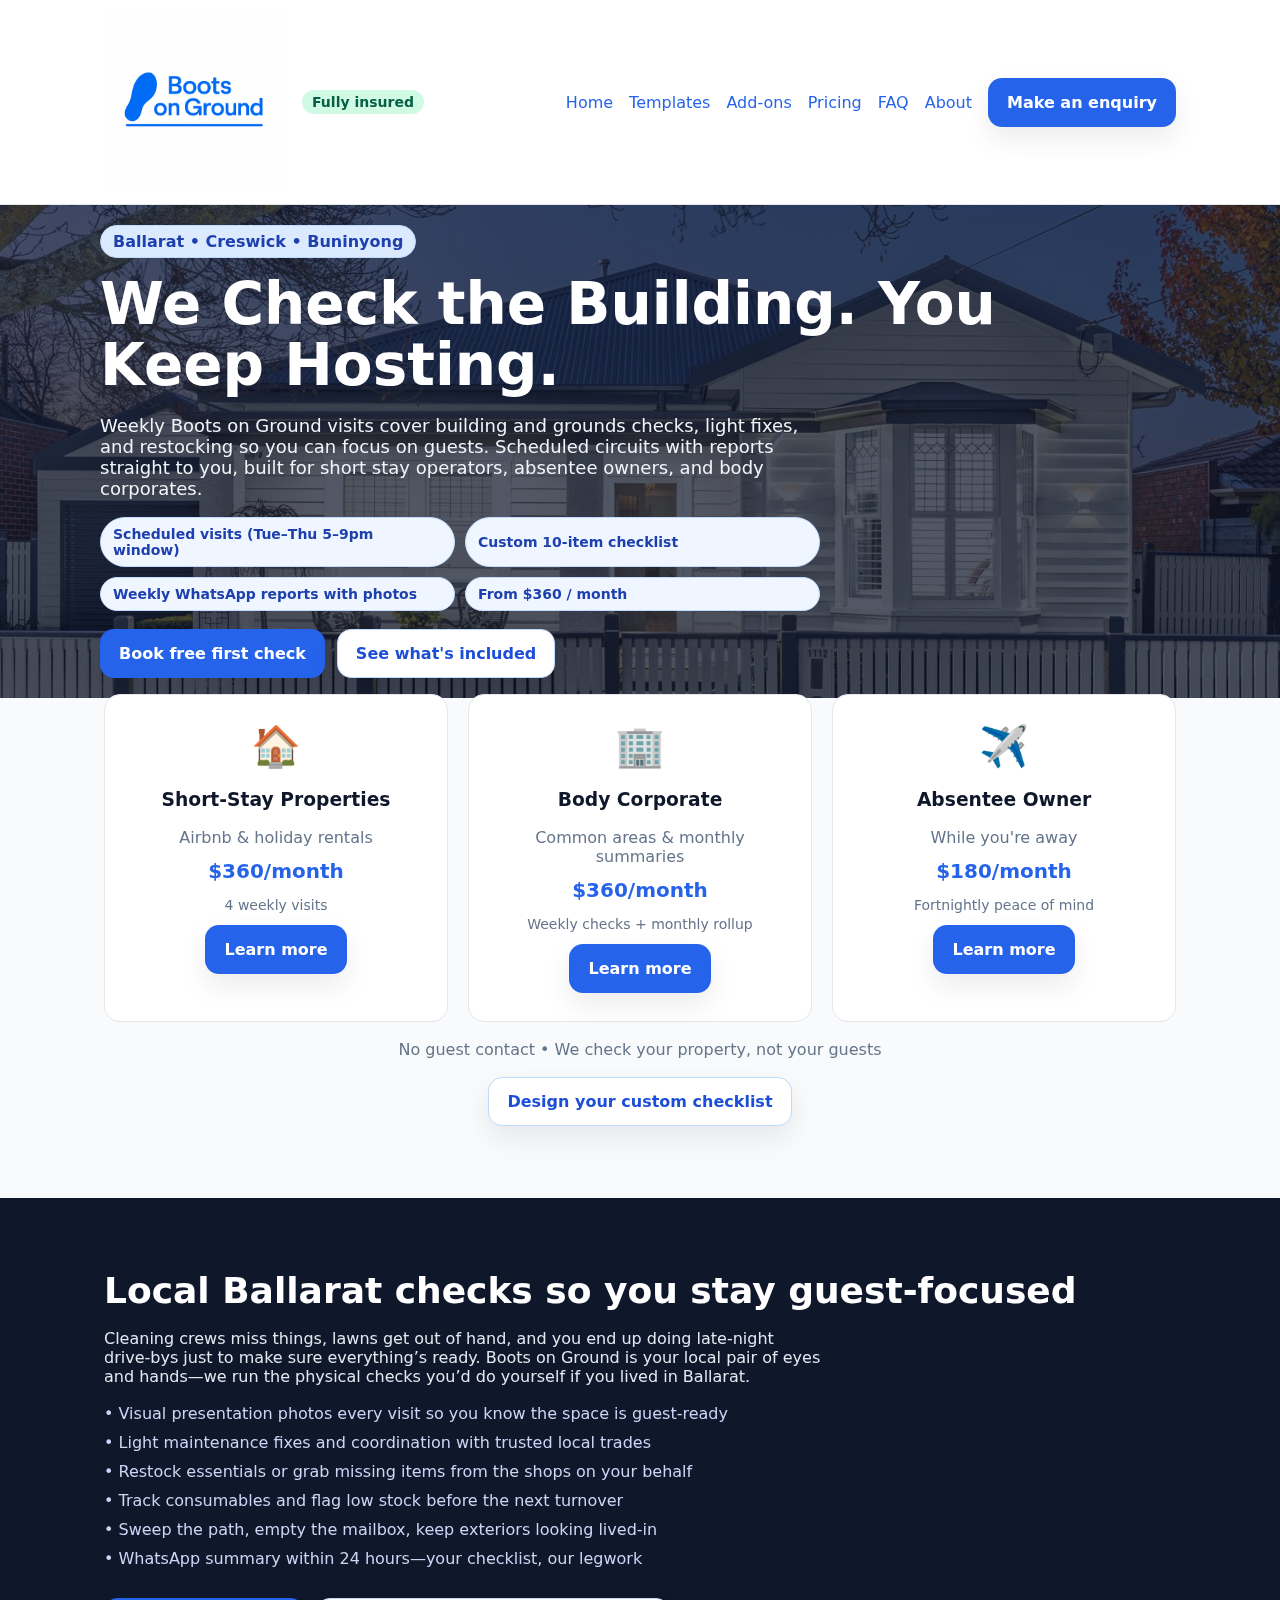
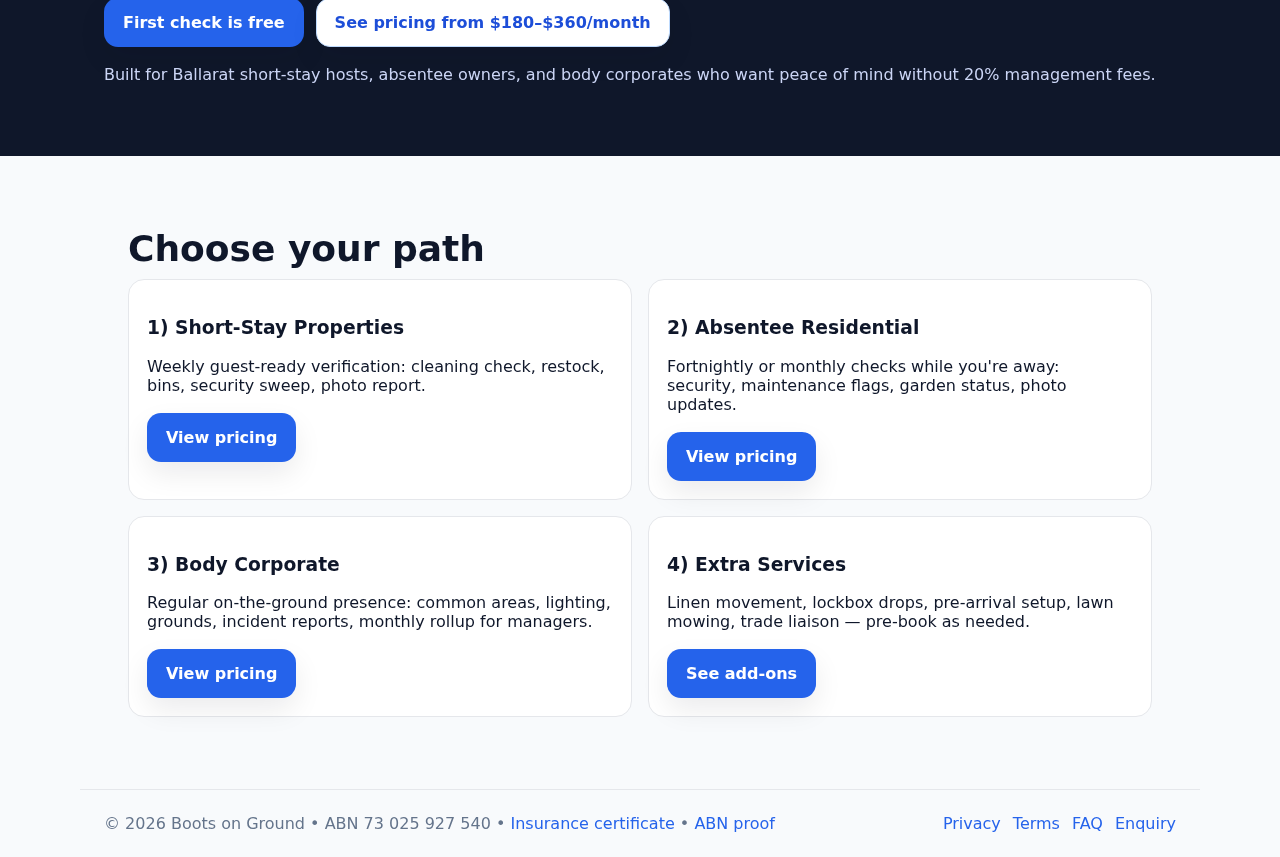
<file: index.html>
<!DOCTYPE html>
<html lang="en">
<head>
  <meta charset="UTF-8"><meta name="viewport" content="width=device-width, initial-scale=1">
  <title>Boots on Ground — Weekly Home Care in Ballarat  enquire for Creswick and Buninyong or nearby</title>
  <meta name="description" content="Scheduled weekly property checks in Ballarat: visual verification, light restocking, and weekly WhatsApp reports with photos.">
  <link rel="icon" href="assets/favicon.ico">
  <!-- cache-buster ?v=2 helps if your browser was caching the old CSS -->
  <link rel="stylesheet" href="styles.css?v=2">

  <!-- Config FIRST, then shared helpers -->
  <script src="config.js"></script>
  <script src="shared.js" defer></script>
</head>
<body onload="isActive('index.html')">
  <nav class="nav" role="navigation" aria-label="Main navigation">
    <div class="navin wrap">
      <div class="brand">
        <a href="index.html"><img src="assets/logo.png" alt="Boots on Ground logo" style="width:180px; height:auto; min-width:140px;"></a>
        <span class="header-badge" aria-label="Trust badge">Fully insured</span>
      </div>
      <button class="nav-toggle" type="button" aria-expanded="true" aria-label="Toggle navigation">Menu</button>
      <div class="navlinks open">
        <a href="index.html">Home</a>
        <a href="checklist.html">Templates</a>
        <a href="addons.html">Add-ons</a>
        <a href="pricing.html">Pricing</a>
        <a href="faq.html">FAQ</a>
        <a href="about.html">About</a>
        <a class="btn primary" href="contact.html">Make an enquiry</a>
      </div>
    </div>
  </nav>

  <header class="hero-full" role="banner">
    <!-- Using a real <img> for accessibility; overlay is added by CSS -->
    <div class="bg">
      <img src="assets/hero.jpg" alt="Ballarat home exterior at dusk, well-lit entryway">
      <div class="overlay" aria-hidden="true"></div>
    </div>
    <div class="hero-inner wrap">
  <span class="eyebrow">Ballarat • Creswick • Buninyong</span>
    <h1>We Check the Building. You Keep Hosting.</h1>
  <p class="lead">Weekly Boots on Ground visits cover building and grounds checks, light fixes, and restocking so you can focus on guests. Scheduled circuits with reports straight to you, built for short stay operators, absentee owners, and body corporates.</p>
      <div class="bullets">
        <div class="pill">Scheduled visits (Tue–Thu 5–9pm window)</div>
        <div class="pill">Custom 10-item checklist</div>
        <div class="pill">Weekly WhatsApp reports with photos</div>
        <div class="pill">From $360 / month</div>
      </div>
      
      <!-- Compact absentee-owner use cases (move into hero to keep above the fold) -->
      
      <!-- scenario-banner removed from hero to keep hero compact -->
    <div class="actions">
      <a class="btn primary" href="mailto:contact@bootsonground.com.au?subject=Book%20my%20free%20Boots%20on%20Ground%20check">Book free first check</a>
      <a class="btn ghost" href="pricing.html">See what's included</a>
    </div>
    </div>
  </header>

  <!-- Positive benefits section: moved to top-level benefits -->
  <section aria-labelledby="services" style="padding-top:8px; margin-top:0; position:relative; z-index:10;">
    <div class="wrap">
      <!-- Short absentee-owner use cases removed to keep hero/services area uncluttered -->
  <div class="cards three-col" style="gap:20px; margin-top:-36px;">
        <div class="card" style="text-align:center; padding:28px 20px;">
          <div style="font-size:40px; margin-bottom:12px;">🏠</div>
          <h3>Short-Stay Properties</h3>
          <p style="color:#64748b; margin:6px 0">Airbnb & holiday rentals</p>
          <p style="font-weight:800; color:#2563eb; font-size:20px; margin:12px 0;">$360/month</p>
          <p style="color:#64748b; font-size:14px; margin-bottom:12px;">4 weekly visits</p>
          <a class="btn primary" href="pricing.html#airbnb">Learn more</a>
        </div>

        <div class="card" style="text-align:center; padding:28px 20px;">
          <div style="font-size:40px; margin-bottom:12px;">🏢</div>
          <h3>Body Corporate</h3>
          <p style="color:#64748b; margin:6px 0">Common areas & monthly summaries</p>
          <p style="font-weight:800; color:#2563eb; font-size:20px; margin:12px 0;">$360/month</p>
          <p style="color:#64748b; font-size:14px; margin-bottom:12px;">Weekly checks + monthly rollup</p>
          <a class="btn primary" href="pricing.html#bodycorp">Learn more</a>
        </div>

        <div class="card" style="text-align:center; padding:28px 20px;">
          <div style="font-size:40px; margin-bottom:12px;">✈️</div>
          <h3>Absentee Owner</h3>
          <p style="color:#64748b; margin:6px 0">While you're away</p>
          <p style="font-weight:800; color:#2563eb; font-size:20px; margin:12px 0;">$180/month</p>
          <p style="color:#64748b; font-size:14px; margin-bottom:12px;">Fortnightly peace of mind</p>
          <a class="btn primary" href="pricing.html#residential">Learn more</a>
        </div>
      </div>
      <p style="text-align:center; margin-top:18px; color:#64748b;">No guest contact • We check your property, not your guests</p>
      <div style="text-align:center; margin-top:18px;">
        <a class="btn ghost" href="checklist.html">Design your custom checklist</a>
      </div>
    </div>
  </section>

  <section aria-labelledby="value" style="background:#0f172a;color:#f8fafc;padding:48px 0;">
    <div class="wrap" style="display:grid;gap:18px;justify-items:start;">
      <h2 id="value" style="margin:0;color:#fff;">Local Ballarat checks so you stay guest-focused</h2>
      <p style="max-width:720px;margin:0;color:#e2e8f0;">Cleaning crews miss things, lawns get out of hand, and you end up doing late-night drive-bys just to make sure everything’s ready. Boots on Ground is your local pair of eyes and hands—we run the physical checks you’d do yourself if you lived in Ballarat.</p>
      <ul style="list-style:none;padding:0;margin:0;display:grid;gap:10px;color:#cbd5f5;">
        <li>• Visual presentation photos every visit so you know the space is guest-ready</li>
        <li>• Light maintenance fixes and coordination with trusted local trades</li>
        <li>• Restock essentials or grab missing items from the shops on your behalf</li>
        <li>• Track consumables and flag low stock before the next turnover</li>
        <li>• Sweep the path, empty the mailbox, keep exteriors looking lived-in</li>
        <li>• WhatsApp summary within 24 hours—your checklist, our legwork</li>
      </ul>
      <div class="actions" style="margin-top:12px;">
        <a class="btn primary" href="mailto:contact@bootsonground.com.au?subject=Boots%20on%20Ground%20first%20check">First check is free</a>
        <a class="btn ghost" href="pricing.html">See pricing from $180–$360/month</a>
      </div>
      <p style="margin:0;color:#cbd5f5;">Built for Ballarat short-stay hosts, absentee owners, and body corporates who want peace of mind without 20% management fees.</p>
    </div>
  </section>

  <main class="wrap">
    <section aria-labelledby="paths">
      <h2 id="paths">Choose your path</h2>
      <div class="cards">
        <div class="card">
          <h3>1) Short-Stay Properties</h3>
          <p>Weekly guest-ready verification: cleaning check, restock, bins, security sweep, photo report.</p>
          <div class="actions"><a class="btn primary" href="pricing.html#airbnb">View pricing</a></div>
        </div>
        <div class="card">
          <h3>2) Absentee Residential</h3>
          <p>Fortnightly or monthly checks while you're away: security, maintenance flags, garden status, photo updates.</p>
          <div class="actions"><a class="btn primary" href="pricing.html#residential">View pricing</a></div>
        </div>
        <div class="card">
          <h3>3) Body Corporate</h3>
          <p>Regular on-the-ground presence: common areas, lighting, grounds, incident reports, monthly rollup for managers.</p>
          <div class="actions"><a class="btn primary" href="pricing.html#bodycorp">View pricing</a></div>
        </div>
        <div class="card">
          <h3>4) Extra Services</h3>
          <p>Linen movement, lockbox drops, pre-arrival setup, lawn mowing, trade liaison — pre-book as needed.</p>
          <div class="actions"><a class="btn primary" href="addons.html">See add-ons</a></div>
        </div>
      </div>
    </section>

    <!-- 'How Boots on Ground Helps' use-case section removed per request to declutter the page -->
  </main>

  <footer class="wrap">
    <div>© <span id="year"></span> Boots on Ground • ABN 73 025 927 540 • 
      <a href="assets/docs/insurance.pdf" target="_blank">Insurance certificate</a> • 
      <a href="assets/docs/abn.pdf" target="_blank">ABN proof</a>
    </div>
    <div style="display:flex;gap:12px">
      <a href="privacy.html">Privacy</a>
      <a href="terms.html">Terms</a>
      <a href="faq.html">FAQ</a>
      <a href="contact.html">Enquiry</a>
    </div>
  </footer>
  <script>document.getElementById('year').textContent = new Date().getFullYear()</script>
  <!-- Rotator JS removed per request (no carousel banners) -->
</body>
</html>
</file>
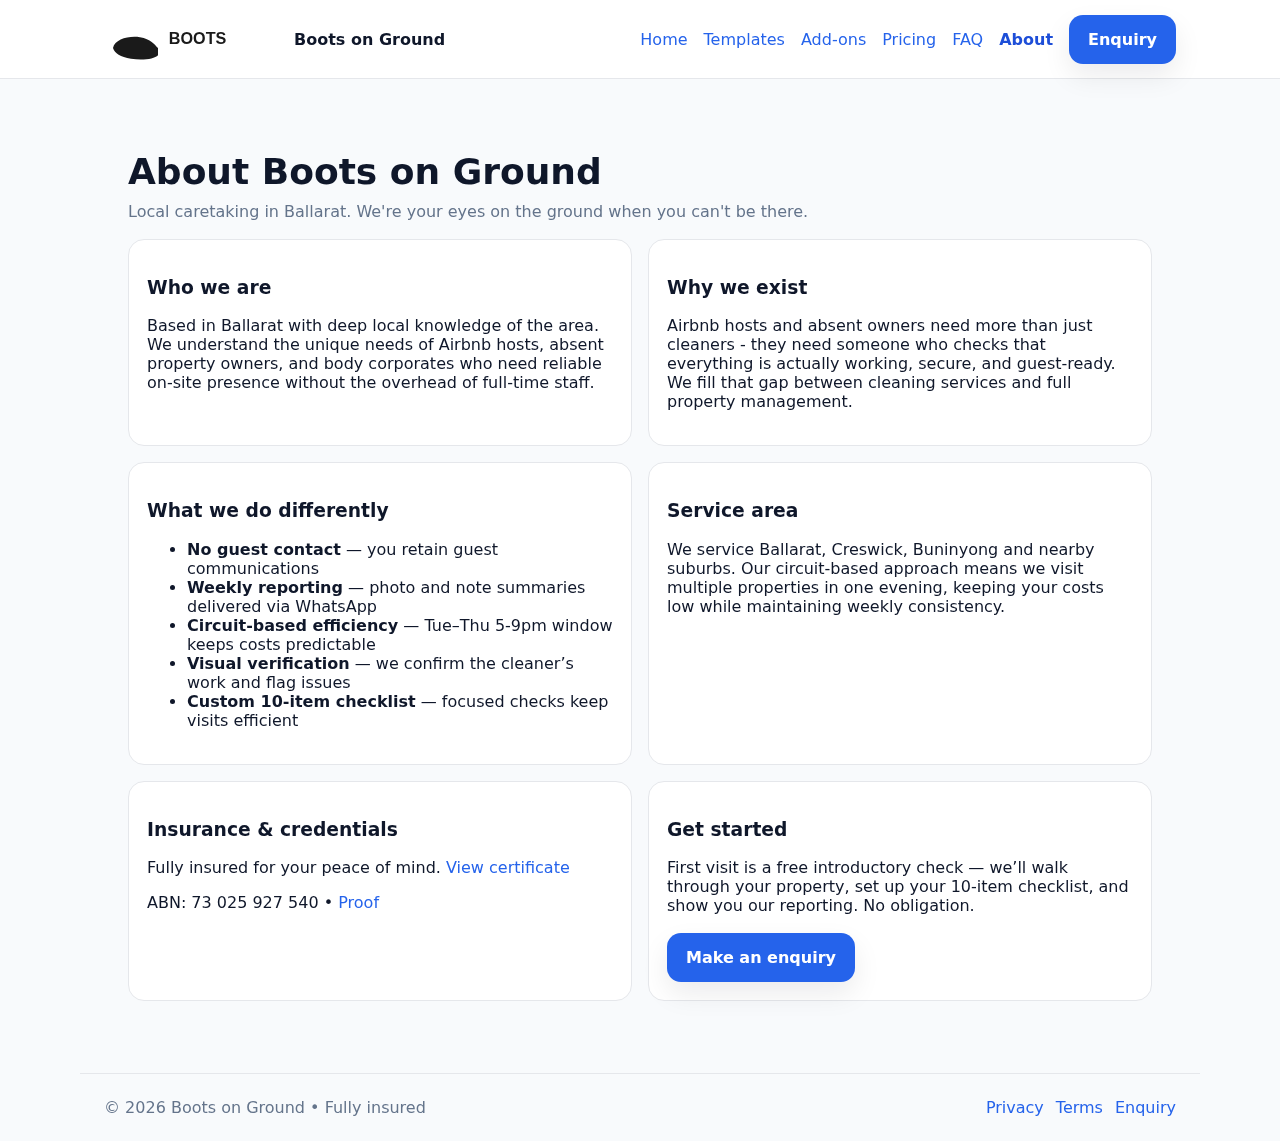
<file: about.html>
<!DOCTYPE html>
<html lang="en">
<head>
  <meta charset="UTF-8"><meta name="viewport" content="width=device-width, initial-scale=1">
  <title>Boots on Ground — About Us</title>
  <meta name="description" content="Local Ballarat caretaking service. We're your eyes on the ground when you can't be there.">
  <link rel="icon" href="assets/favicon.ico">
  <link rel="stylesheet" href="styles.css">
  <script src="config.js"></script>
  <script src="shared.js" defer></script>
</head>
<body onload="isActive('about.html')">
  <nav class="nav" role="navigation" aria-label="Main navigation">
    <div class="navin wrap">
  <div class="brand"><img src="assets/logo.svg" alt="Boots on Ground logo"><span>Boots on Ground</span></div>
      <div class="navlinks">
        <a href="index.html">Home</a>
        <a href="checklist.html">Templates</a>
        <a href="addons.html">Add-ons</a>
        <a href="pricing.html">Pricing</a>
        <a href="faq.html">FAQ</a>
        <a href="about.html">About</a>
        <a class="btn primary" href="contact.html">Enquiry</a>
      </div>
    </div>
  </nav>

  <main class="wrap">
    <section>
  <h2>About Boots on Ground</h2>
      <p class="sub">Local caretaking in Ballarat. We're your eyes on the ground when you can't be there.</p>
      
      <div class="cards">
        <div class="card">
          <h3>Who we are</h3>
          <p>Based in Ballarat with deep local knowledge of the area. We understand the unique needs of Airbnb hosts, absent property owners, and body corporates who need reliable on-site presence without the overhead of full-time staff.</p>
        </div>

        <div class="card">
          <h3>Why we exist</h3>
          <p>Airbnb hosts and absent owners need more than just cleaners - they need someone who checks that everything is actually working, secure, and guest-ready. We fill that gap between cleaning services and full property management.</p>
        </div>

          <div class="card">
            <h3>What we do differently</h3>
            <ul>
              <li><strong>No guest contact</strong> — you retain guest communications</li>
              <li><strong>Weekly reporting</strong> — photo and note summaries delivered via WhatsApp</li>
              <li><strong>Circuit-based efficiency</strong> — Tue–Thu 5-9pm window keeps costs predictable</li>
              <li><strong>Visual verification</strong> — we confirm the cleaner’s work and flag issues</li>
              <li><strong>Custom 10-item checklist</strong> — focused checks keep visits efficient</li>
            </ul>
          </div>

        <div class="card">
          <h3>Service area</h3>
          <p>We service Ballarat, Creswick, Buninyong and nearby suburbs. Our circuit-based approach means we visit multiple properties in one evening, keeping your costs low while maintaining weekly consistency.</p>
        </div>

        <div class="card">
          <h3>Insurance & credentials</h3>
          <p>Fully insured for your peace of mind. <a href="assets/docs/insurance.pdf" target="_blank">View certificate</a></p>
          <p>ABN: 73 025 927 540 • <a href="assets/docs/abn.pdf" target="_blank">Proof</a></p>
        </div>

        <div class="card">
            <h3>Get started</h3>
            <p>First visit is a free introductory check — we’ll walk through your property, set up your 10-item checklist, and show you our reporting. No obligation.</p>
          <div class="actions">
            <a class="btn primary" href="contact.html">Make an enquiry</a>
          </div>
        </div>
      </div>
    </section>
  </main>

  <footer class="wrap">
  <div>© <span id="yearAbout"></span> Boots on Ground • Fully insured</div>
    <div style="display:flex;gap:12px">
      <a href="privacy.html">Privacy</a>
      <a href="terms.html">Terms</a>
      <a href="contact.html">Enquiry</a>
    </div>
  </footer>
  <script>document.getElementById('yearAbout').textContent=new Date().getFullYear()</script>
</body>
</html>
</file>
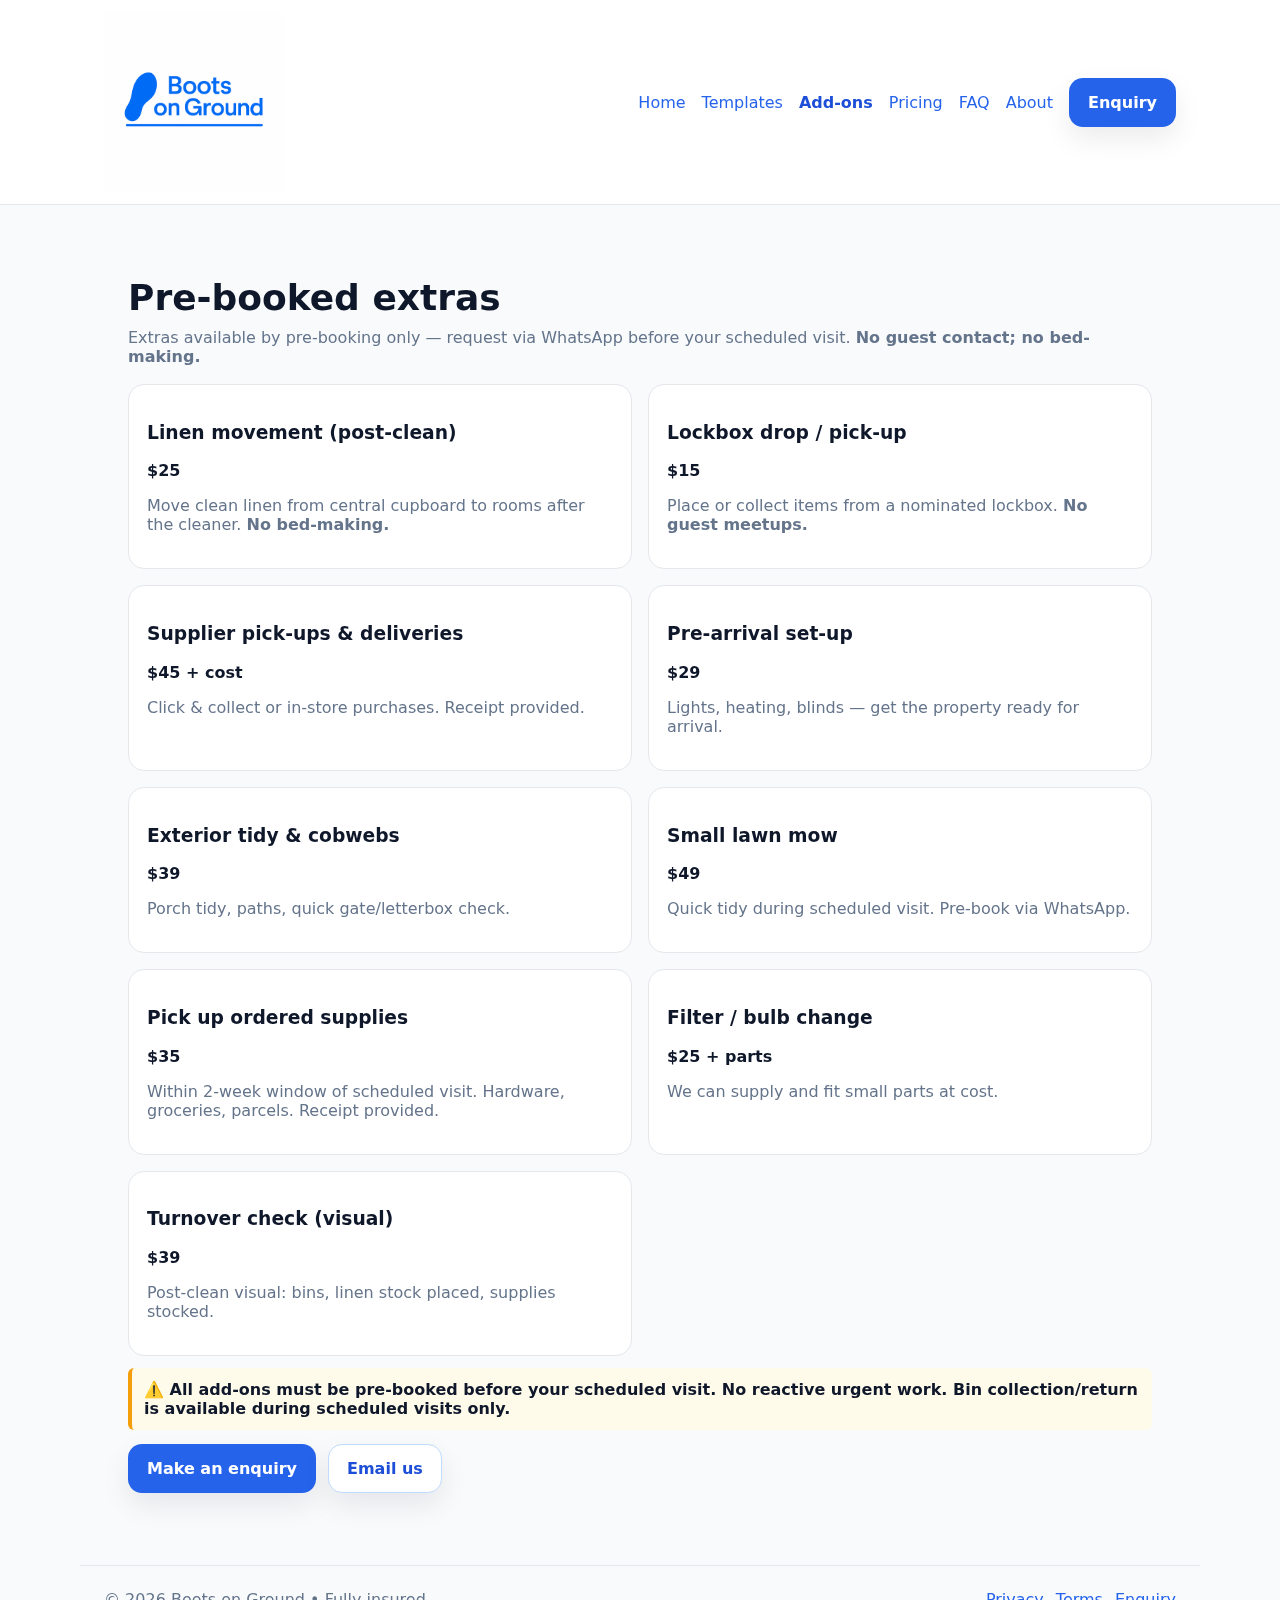
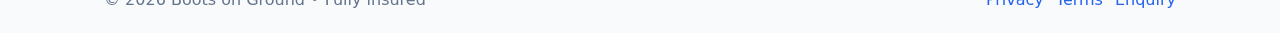
<file: addons.html>
<!DOCTYPE html>
<html lang="en">
<head>
  <meta charset="UTF-8"><meta name="viewport" content="width=device-width, initial-scale=1">
  <title>Boots on Ground — Add-ons</title>
  <meta name="description" content="Optional extras for Airbnb and residential: linen movement, lockbox drops, pre-arrival set-up, exterior tidy and more. No guest contact.">
  <link rel="icon" href="assets/favicon.ico">
  <link rel="stylesheet" href="styles.css">
  <script src="config.js"></script>
  <script src="shared.js" defer></script>
</head>
<body onload="isActive('addons.html')">
  <nav class="nav" role="navigation" aria-label="Main navigation">
    <div class="navin wrap">
  <div class="brand"><img src="assets/logo.png" alt="Boots on Ground logo" style="width:180px; height:auto; min-width:140px;"></div>
      <div class="navlinks">
        <a href="index.html">Home</a><a href="checklist.html">Templates</a><a href="addons.html">Add-ons</a><a href="pricing.html">Pricing</a><a href="faq.html">FAQ</a><a href="about.html">About</a><a class="btn primary" href="contact.html">Enquiry</a>
      </div>
    </div>
  </nav>

  <main class="wrap">
    <section>
      <h2>Pre-booked extras</h2>
      <p class="sub">Extras available by pre-booking only — request via WhatsApp before your scheduled visit. <strong>No guest contact; no bed-making.</strong></p>
      <div class="cards">
  <div class="card"><h3>Linen movement (post-clean)</h3><div class="price">$25</div><p class="note">Move clean linen from central cupboard to rooms after the cleaner. <strong>No bed-making.</strong></p></div>
  <div class="card"><h3>Lockbox drop / pick-up</h3><div class="price">$15</div><p class="note">Place or collect items from a nominated lockbox. <strong>No guest meetups.</strong></p></div>

        <div class="card"><h3>Supplier pick-ups & deliveries</h3><div class="price">$45 + cost</div><p class="note">Click & collect or in-store purchases. Receipt provided.</p></div>
        <div class="card"><h3>Pre-arrival set-up</h3><div class="price">$29</div><p class="note">Lights, heating, blinds — get the property ready for arrival.</p></div>
        <div class="card"><h3>Exterior tidy & cobwebs</h3><div class="price">$39</div><p class="note">Porch tidy, paths, quick gate/letterbox check.</p></div>
  <div class="card"><h3>Small lawn mow</h3><div class="price">$49</div><p class="note">Quick tidy during scheduled visit. Pre-book via WhatsApp.</p></div>
  <div class="card"><h3>Pick up ordered supplies</h3><div class="price">$35</div><p class="note">Within 2-week window of scheduled visit. Hardware, groceries, parcels. Receipt provided.</p></div>
  <div class="card"><h3>Filter / bulb change</h3><div class="price">$25 + parts</div><p class="note">We can supply and fit small parts at cost.</p></div>
  <div class="card"><h3>Turnover check (visual)</h3><div class="price">$39</div><p class="note">Post-clean visual: bins, linen stock placed, supplies stocked.</p></div>
      </div>

      <div style="margin:12px 0; padding:12px; border-left:4px solid #f59e0b; background:#fffbeb; border-radius:6px">
        <strong>⚠️ All add-ons must be pre-booked before your scheduled visit. No reactive urgent work. Bin collection/return is available during scheduled visits only.</strong>
      </div>
      <div class="actions" style="margin-top:14px">
        <a class="btn primary" href="contact.html">Make an enquiry</a>
  <a class="btn ghost" target="_blank" href="mailto:rjw.basalt@gmail.com?subject=Boots%20on%20Ground%20Add-ons%20enquiry">Email us</a>
      </div>
    </section>
  </main>

  <footer class="wrap">
  <div>© <span id="year3"></span> Boots on Ground • Fully insured</div>
    <div style="display:flex;gap:12px"><a href="privacy.html">Privacy</a><a href="terms.html">Terms</a><a href="contact.html">Enquiry</a></div>
  </footer>
  <script>document.getElementById('year3').textContent=new Date().getFullYear()</script>
</body>
</html>
</file>
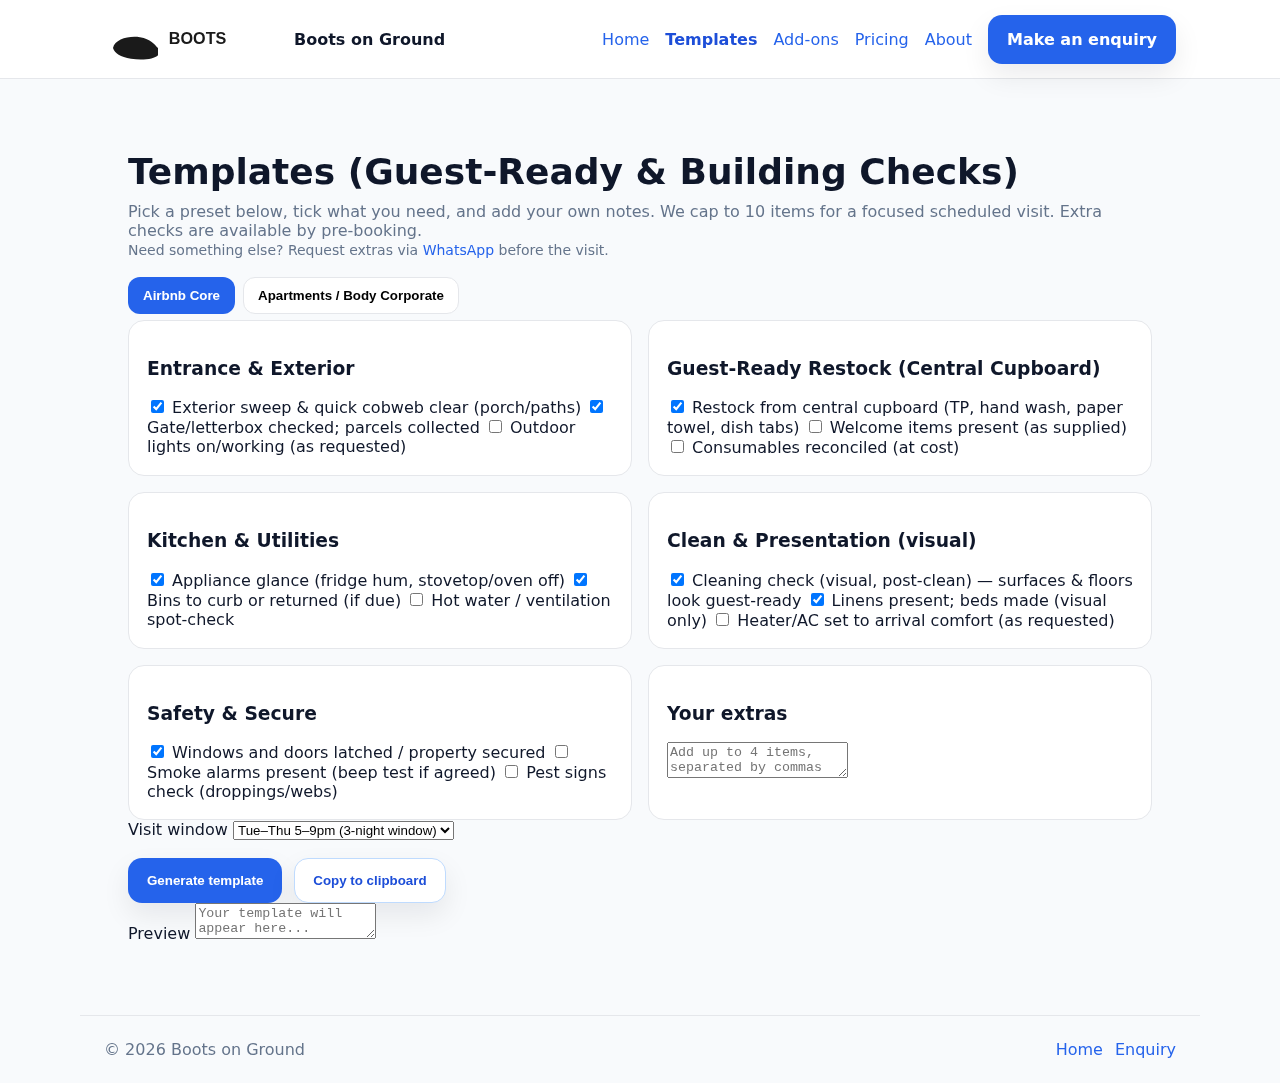
<file: checklist.html>
<!DOCTYPE html>
<html lang="en">
<head>
  <meta charset="UTF-8"><meta name="viewport" content="width=device-width, initial-scale=1">
  <title>Boots on Ground — Templates</title>
  <link rel="stylesheet" href="styles.css">
  <script src="shared.js" defer></script>
  <style>
    /* small local extras for tabs */
    .tabs{display:flex;gap:8px;margin:12px 0 6px}
    .tab{padding:10px 14px;border:1px solid var(--line);border-radius:12px;background:#fff;cursor:pointer;font-weight:800}
    .tab[aria-selected="true"]{background:var(--accent);color:#fff;border-color:transparent}
    .grid2{display:grid;grid-template-columns:repeat(2,minmax(0,1fr));gap:16px}
    @media (max-width: 960px){.grid2{grid-template-columns:1fr}}
    .hint{font-size:14px;color:var(--muted)}
  </style>
</head>
<body onload="isActive('checklist.html')">
  <div class="nav">
    <div class="navin wrap">
  <div class="brand"><img src="assets/logo.svg" alt="Boots on Ground logo" width="38" height="38"><span>Boots on Ground</span></div>
      <div class="navlinks">
        <a href="index.html">Home</a>
        <a href="checklist.html">Templates</a>
        <a href="addons.html">Add-ons</a>
        <a href="pricing.html">Pricing</a>
        <a href="about.html">About</a>
        <a class="btn primary" href="contact.html">Make an enquiry</a>
      </div>
    </div>
  </div>

  <main class="wrap">
    <section>
      <h2>Templates (Guest-Ready & Building Checks)</h2>
      <p class="sub">
        Pick a preset below, tick what you need, and add your own notes. We cap to 10 items for a focused scheduled visit. Extra checks are available by pre-booking.
        <br><span class="hint">Need something else? Request extras via <a id="preWa" target="_blank" href="#">WhatsApp</a> before the visit.</span>
      </p>

      <!-- Tabs -->
      <div class="tabs" role="tablist" aria-label="Template type">
        <button class="tab" role="tab" id="tab-airbnb" aria-selected="true" aria-controls="panel-airbnb" onclick="switchTab('airbnb')">Airbnb Core</button>
        <button class="tab" role="tab" id="tab-body" aria-selected="false" aria-controls="panel-body" onclick="switchTab('body')">Apartments / Body Corporate</button>
      </div>

      <!-- Airbnb Core -->
      <div id="panel-airbnb" role="tabpanel" aria-labelledby="tab-airbnb">
        <div class="grid2">
          <div class="card">
            <h3>Entrance & Exterior</h3>
            <label><input type="checkbox" name="air" value="Exterior sweep & quick cobweb clear (porch/paths)" checked> Exterior sweep & quick cobweb clear (porch/paths)</label>
            <label><input type="checkbox" name="air" value="Gate/letterbox checked; parcels collected" checked> Gate/letterbox checked; parcels collected</label>
            <label><input type="checkbox" name="air" value="Outdoor lights on/working (as requested)"> Outdoor lights on/working (as requested)</label>
          </div>
          <div class="card">
            <h3>Guest-Ready Restock (Central Cupboard)</h3>
            <label><input type="checkbox" name="air" value="Restock from central cupboard (TP, hand wash, paper towel, dish tabs)" checked> Restock from central cupboard (TP, hand wash, paper towel, dish tabs)</label>
            <label><input type="checkbox" name="air" value="Welcome items present (as supplied)"> Welcome items present (as supplied)</label>
            <label><input type="checkbox" name="air" value="Consumables reconciled (at cost)"> Consumables reconciled (at cost)</label>
          </div>
          <div class="card">
            <h3>Kitchen & Utilities</h3>
            <label><input type="checkbox" name="air" value="Appliance glance (fridge hum, stovetop/oven off)" checked> Appliance glance (fridge hum, stovetop/oven off)</label>
            <label><input type="checkbox" name="air" value="Bins to curb or returned (if due)" checked> Bins to curb or returned (if due)</label>
            <label><input type="checkbox" name="air" value="Hot water / ventilation spot-check"> Hot water / ventilation spot-check</label>
          </div>
          <div class="card">
            <h3>Clean & Presentation (visual)</h3>
            <label><input type="checkbox" name="air" value="Cleaning check (visual, post-clean) — surfaces & floors look guest-ready" checked> Cleaning check (visual, post-clean) — surfaces & floors look guest-ready</label>
            <label><input type="checkbox" name="air" value="Linens present; beds made (visual only)" checked> Linens present; beds made (visual only)</label>
            <label><input type="checkbox" name="air" value="Heater/AC set to arrival comfort (as requested)"> Heater/AC set to arrival comfort (as requested)</label>
          </div>
          <div class="card">
            <h3>Safety & Secure</h3>
            <label><input type="checkbox" name="air" value="Windows and doors latched / property secured" checked> Windows and doors latched / property secured</label>
            <label><input type="checkbox" name="air" value="Smoke alarms present (beep test if agreed)"> Smoke alarms present (beep test if agreed)</label>
            <label><input type="checkbox" name="air" value="Pest signs check (droppings/webs)"> Pest signs check (droppings/webs)</label>
          </div>
          <div class="card">
            <h3>Your extras</h3>
            <textarea id="customAir" placeholder="Add up to 4 items, separated by commas or new lines"></textarea>
          </div>
        </div>
      </div>

      <!-- Apartments / Body Corporate -->
      <div id="panel-body" role="tabpanel" aria-labelledby="tab-body" hidden>
        <div class="grid2">
          <div class="card">
            <h3>Stairs, Foyers & Common Areas</h3>
            <label><input type="checkbox" name="body" value="Foyers/stairs walk-through; clear of debris & hazards" checked> Foyers/stairs walk-through; clear of debris & hazards</label>
            <label><input type="checkbox" name="body" value="Entry mats & glass doors presentable (visual)"> Entry mats & glass doors presentable (visual)</label>
            <label><input type="checkbox" name="body" value="Signage intact; noticeboard up to date"> Signage intact; noticeboard up to date</label>
          </div>
          <div class="card">
            <h3>Lighting & Safety</h3>
            <label><input type="checkbox" name="body" value="Corridor/stair lighting operating (spot-check)" checked> Corridor/stair lighting operating (spot-check)</label>
            <label><input type="checkbox" name="body" value="Emergency exits & paths clear (visual)" checked> Emergency exits & paths clear (visual)</label>
            <label><input type="checkbox" name="body" value="Intercom/door release test (as arranged)"> Intercom/door release test (as arranged)</label>
          </div>
          <div class="card">
            <h3>Grounds & Bins</h3>
            <label><input type="checkbox" name="body" value="Garden/grounds quick report (tidy, hazards, vandalism)" checked> Garden/grounds quick report (tidy, hazards, vandalism)</label>
            <label><input type="checkbox" name="body" value="Bins area tidy; collection schedule noted" checked> Bins area tidy; collection schedule noted</label>
            <label><input type="checkbox" name="body" value="Graffiti / damage flag with photos"> Graffiti / damage flag with photos</label>
          </div>
          <div class="card">
            <h3>Security</h3>
            <label><input type="checkbox" name="body" value="Entry doors latch/close correctly; closer speed reasonable" checked> Entry doors latch/close correctly; closer speed reasonable</label>
            <label><input type="checkbox" name="body" value="Mail room tidy; parcels not obstructing"> Mail room tidy; parcels not obstructing</label>
            <label><input type="checkbox" name="body" value="Unauthorised access signs evident; CCTV notice present (if applicable)"> Unauthorised access signs evident; CCTV notice present (if applicable)</label>
          </div>
          <div class="card">
            <h3>Incidents & Reporting</h3>
            <label><input type="checkbox" name="body" value="Incident log updated (issues, photos, timestamps)" checked> Incident log updated (issues, photos, timestamps)</label>
            <label><input type="checkbox" name="body" value="Monthly roll-up summary emailed (for managers)"> Monthly roll-up summary emailed (for managers)</label>
            <label><input type="checkbox" name="body" value="Follow-ups noted for trades (as approved)"> Follow-ups noted for trades (as approved)</label>
          </div>
          <div class="card">
            <h3>Your extras</h3>
            <textarea id="customBody" placeholder="Add up to 4 items, separated by commas or new lines"></textarea>
          </div>
        </div>

        <label>Frequency</label>
        <select id="freqBody">
          <option value="Weekly">Weekly</option>
          <option value="Fortnightly" selected>Fortnightly</option>
          <option value="Monthly">Monthly</option>
        </select>
      </div>

      <!-- Controls shared -->
      <label style="margin-top:12px">Visit window</label>
      <select id="window">
        <option value="Tue–Thu 5–9pm">Tue–Thu 5–9pm (3-night window)</option>
        <option value="Thursday evening">Thursday evening (preferred)</option>
        <option value="Fortnightly (Thu evening)">Fortnightly (Thu evening)</option>
      </select>

      <div class="actions">
        <button class="btn primary" type="button" onclick="generateTemplate()">Generate template</button>
        <button class="btn ghost" type="button" onclick="copyPreview()">Copy to clipboard</button>
        <a id="waSend" class="btn primary" style="display:none" target="_blank"><img src="assets/whatsapp.jpg" alt=""> Send via WhatsApp</a>
        <a id="emailSend" class="btn ghost" style="display:none" target="_blank">Send via email</a>
      </div>

      <label>Preview</label>
      <textarea id="preview" readonly placeholder="Your template will appear here..."></textarea>
    </section>
  </main>

  <footer class="wrap">
  <div>© <span id="year2"></span> Boots on Ground</div>
    <div style="display:flex;gap:12px"><a href="index.html">Home</a><a href="contact.html">Enquiry</a></div>
  </footer>

  <script>
    document.getElementById('year2').textContent = new Date().getFullYear();
    // Pre-fill WhatsApp link for “extra checks welcome”
    document.getElementById('preWa').href = waLink('Additional checks I would like to add:');

    function switchTab(which){
      const isAir = which === 'airbnb';
      document.getElementById('panel-airbnb').hidden = !isAir;
      document.getElementById('panel-body').hidden = isAir;
      document.getElementById('tab-airbnb').setAttribute('aria-selected', isAir ? 'true' : 'false');
      document.getElementById('tab-body').setAttribute('aria-selected', isAir ? 'false' : 'true');
      // reset preview/buttons
      document.getElementById('preview').value='';
      document.getElementById('waSend').style.display='none';
      document.getElementById('emailSend').style.display='none';
    }

    function collectChecked(nameAttr){
      return [...document.querySelectorAll(`input[name="${nameAttr}"]:checked`)].map(x=>`• ${x.value}`);
    }

    function addCustom(textareaId, arr){
      const raw = document.getElementById(textareaId).value.trim();
      if(!raw) return;
      raw.split(/\n|,/).map(s=>s.trim()).filter(Boolean).forEach(t=>arr.push(`• ${t}`));
    }

    function generateTemplate(){
      const isAir = document.getElementById('panel-airbnb').hidden === false;
      const windowSel = document.getElementById('window').value;
      let lines = [];
      if(isAir){
        lines = collectChecked('air');
        addCustom('customAir', lines);
      }else{
        lines = collectChecked('body');
        addCustom('customBody', lines);
        const freq = document.getElementById('freqBody').value;
        lines.unshift(`• Frequency: ${freq}`);
      }
      const top = lines.slice(0,10);
  const header = isAir ? 'Boots on Ground — Airbnb Guest-Ready Template' : 'Boots on Ground — Apartments / Body Corporate Template';
      const text = `${header}\nVisit window: ${windowSel}\n\n${top.join('\n')}\n\nReport: Weekly WhatsApp photos and notes.\nNote: Additional checks are welcome if sent via WhatsApp prior to the visit.`;

      document.getElementById('preview').value = text;
      const wa = document.getElementById('waSend');
      const em = document.getElementById('emailSend');
      wa.href = waLink(text);
      em.href = mailtoLink('Checklist template', text);
      wa.style.display='inline-flex';
      em.style.display='inline-flex';
    }

    function copyPreview(){
      const p = document.getElementById('preview'); p.select(); document.execCommand('copy');
    }
  </script>
  <script>
    // Enforce max 10 items selected in templates
    function enforceMax(nameAttr, max){
      document.addEventListener('change', ()=>{
        const checked = [...document.querySelectorAll(`input[name="${nameAttr}"]:checked`)];
        if(checked.length>max){
          // uncheck the last one and alert
          checked[checked.length-1].checked = false;
          alert('Please select up to ' + max + ' items only. Use the custom notes for extras or pre-book add-ons.');
        }
      });
    }
    enforceMax('air',10);
    enforceMax('body',10);
  </script>
</body>
</html>
</file>
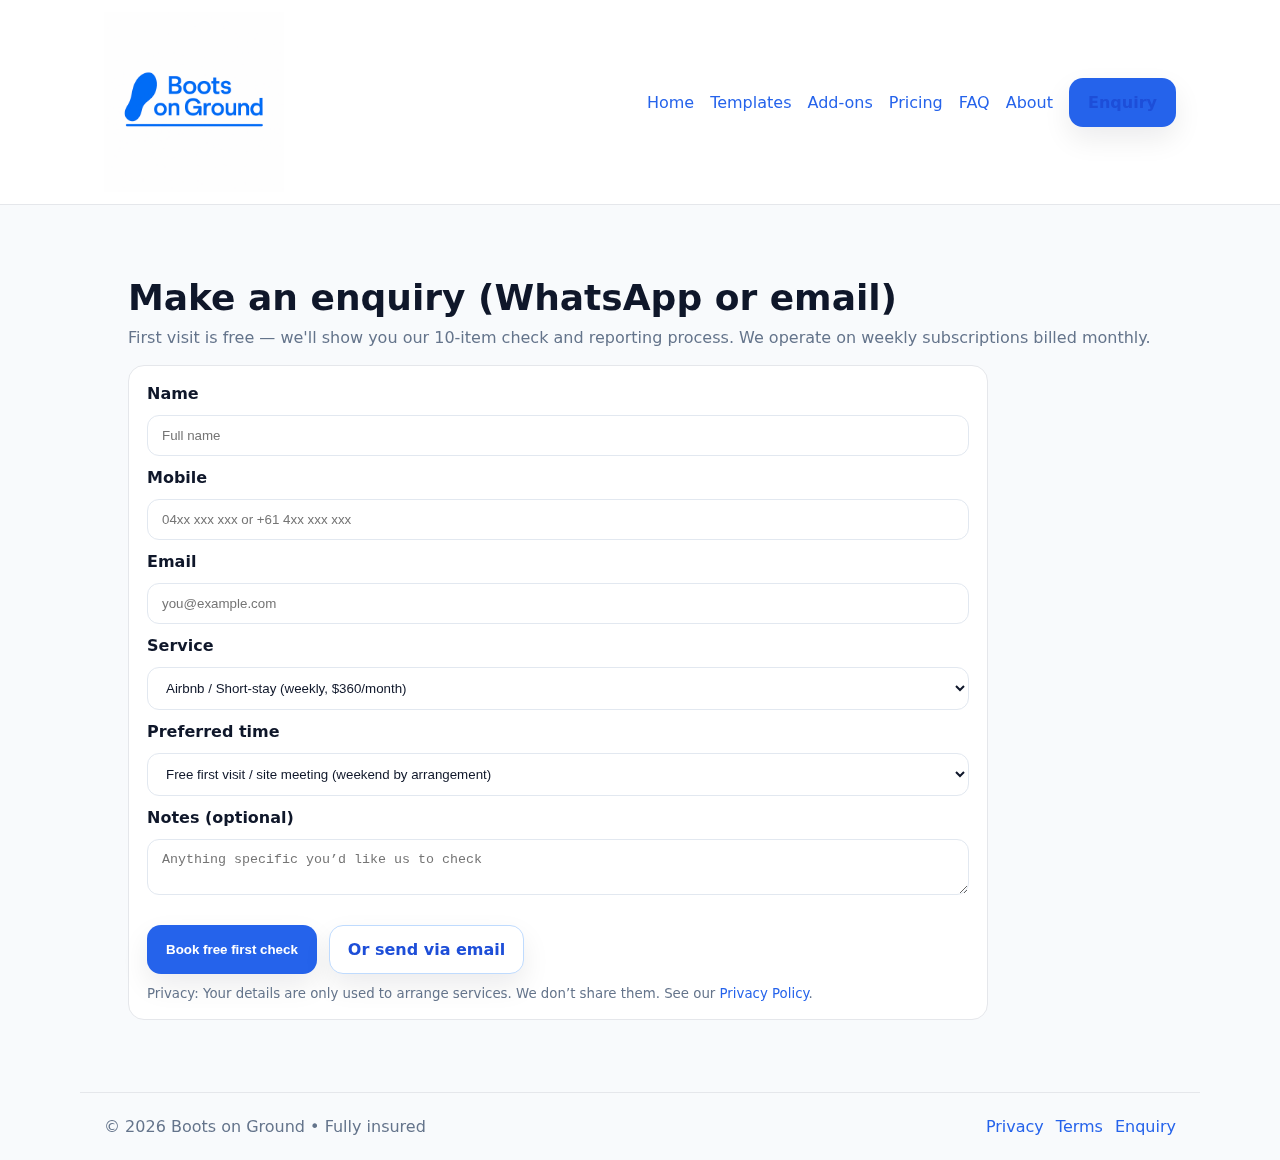
<file: contact.html>
<!DOCTYPE html>
<html lang="en">
<head>
  <meta charset="UTF-8"><meta name="viewport" content="width=device-width, initial-scale=1">
  <title>Boots on Ground — Enquiry</title>
  <meta name="description" content="Make an enquiry via WhatsApp or email. Your details are only used to arrange services — we don’t share them.">
  <link rel="icon" href="assets/favicon.ico">
  <link rel="stylesheet" href="styles.css">
  <script src="config.js"></script>
  <script src="shared.js" defer></script>
</head>
<body onload="isActive('contact.html')">
  <nav class="nav" role="navigation" aria-label="Main navigation">
    <div class="navin wrap">
  <div class="brand"><img src="assets/logo.png" alt="Boots on Ground logo" style="width:180px; height:auto; min-width:140px;"></div>
      <div class="navlinks">
        <a href="index.html">Home</a><a href="checklist.html">Templates</a><a href="addons.html">Add-ons</a><a href="pricing.html">Pricing</a><a href="faq.html">FAQ</a><a href="about.html">About</a><a class="btn primary" href="contact.html">Enquiry</a>
      </div>
    </div>
  </nav>

  <main class="wrap">
    <section>
      <h2>Make an enquiry (WhatsApp or email)</h2>
      <p class="sub">First visit is free — we'll show you our 10-item check and reporting process. We operate on weekly subscriptions billed monthly.</p>
      <form class="form" onsubmit="event.preventDefault(); validateAndSend();">
        <label>Name</label><input id="n" required placeholder="Full name">
        <label>Mobile</label><input id="m" required placeholder="04xx xxx xxx or +61 4xx xxx xxx" inputmode="tel">
        <label>Email</label><input id="e" type="email" placeholder="you@example.com" inputmode="email">
        <label>Service</label>
        <select id="svc">
          <option>Airbnb / Short-stay (weekly, $360/month)</option>
          <option>Absentee Residential (fortnightly, $180/month)</option>
          <option>Absentee Residential (monthly, $90/month)</option>
          <option>Body Corporate (standard weekly, $360/month)</option>
          <option>Body Corporate (large, $480/month)</option>
        </select>
        <label>Preferred time</label>
        <select id="slot">
          <option>Free first visit / site meeting (weekend by arrangement)</option>
          <option>Weeknight Tue–Thu 5–9pm (scheduled visit)</option>
        </select>
        <label>Notes (optional)</label>
        <textarea id="notes" placeholder="Anything specific you’d like us to check"></textarea>
        <div class="actions">
          <button class="btn primary" type="submit">Book free first check</button>
          <a id="emailBtn" class="btn ghost" target="_blank" rel="noreferrer noopener">Or send via email</a>
        </div>
        <small>Privacy: Your details are only used to arrange services. We don’t share them. See our <a href="privacy.html">Privacy Policy</a>.</small>
      </form>
    </section>
  </main>

  <footer class="wrap">
  <div>© <span id="year6"></span> Boots on Ground • Fully insured</div>
    <div style="display:flex;gap:12px"><a href="privacy.html">Privacy</a><a href="terms.html">Terms</a><a href="contact.html">Enquiry</a></div>
  </footer>

  <script>
    document.getElementById('year6').textContent=new Date().getFullYear();

    function validateAndSend(){
      if(!n.value.trim()){ return showError(n,'Please enter your name.'); }
      if(!isValidAUPhone(m.value)){ return showError(m,'Please enter a valid AU mobile (04xx xxx xxx or +61).'); }
      if(e.value && !isValidEmail(e.value)){ return showError(e,'Please enter a valid email address.'); }

  const payload = `Boots on Ground enquiry
Name: ${n.value}
Mobile: ${m.value}
Email: ${e.value||'not provided'}
Service: ${svc.value}
Preferred time: ${slot.value}
Notes: ${notes.value||''}`;

      window.open(waLink(payload),'_blank');
  const mail = mailtoLink('Boots on Ground enquiry', payload);
      const emailBtn = document.getElementById('emailBtn');
      emailBtn.href = mail;
      emailBtn.textContent = 'Or send via email';
    }
  </script>
</body>
</html>
</file>
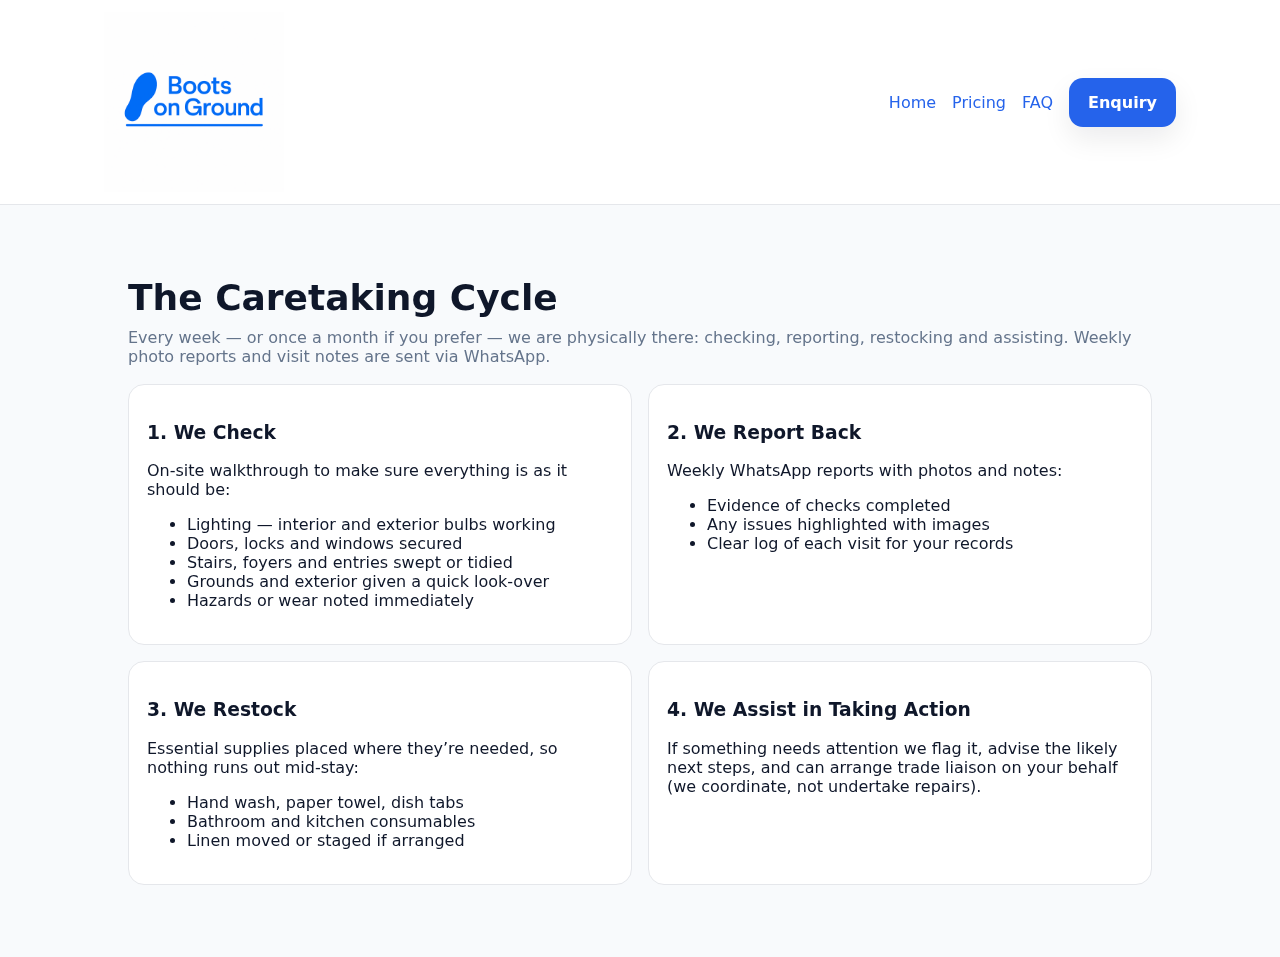
<file: explainer.html>
<!DOCTYPE html>
<html lang="en">
<head>
  <meta charset="UTF-8"><meta name="viewport" content="width=device-width, initial-scale=1">
  <title>Boots on Ground — The Caretaking Cycle</title>
  <meta name="description" content="Weekly or monthly caretaking: we check, we report, we restock, we assist — for peace of mind and guest readiness.">
  <link rel="icon" href="assets/favicon.ico">
  <link rel="stylesheet" href="styles.css">
  <script src="config.js"></script>
  <script src="shared.js" defer></script>
</head>
<body onload="isActive('explainer.html')">

  <nav class="nav" role="navigation" aria-label="Main navigation">
    <div class="navin wrap">
  <div class="brand"><a href="index.html"><img src="assets/logo.png" alt="Boots on Ground logo" style="width:180px; height:auto; min-width:140px;"></a></div>
      <div class="navlinks">
        <a href="index.html">Home</a>
        <a href="pricing.html">Pricing</a>
        <a href="faq.html">FAQ</a>
        <a class="btn primary" href="contact.html">Enquiry</a>
      </div>
    </div>
  </nav>

  <main class="wrap">
    <section>
      <h2>The Caretaking Cycle</h2>
  <p class="sub">Every week — or once a month if you prefer — we are physically there: checking, reporting, restocking and assisting. Weekly photo reports and visit notes are sent via WhatsApp.</p>

      <div class="cards">
        <div class="card">
          <h3>1. We Check</h3>
          <p>On-site walkthrough to make sure everything is as it should be:</p>
          <ul>
            <li>Lighting — interior and exterior bulbs working</li>
            <li>Doors, locks and windows secured</li>
            <li>Stairs, foyers and entries swept or tidied</li>
            <li>Grounds and exterior given a quick look-over</li>
            <li>Hazards or wear noted immediately</li>
          </ul>
        </div>

        <div class="card">
          <h3>2. We Report Back</h3>
          <p>Weekly WhatsApp reports with photos and notes:</p>
          <ul>
            <li>Evidence of checks completed</li>
            <li>Any issues highlighted with images</li>
            <li>Clear log of each visit for your records</li>
          </ul>
        </div>

        <div class="card">
          <h3>3. We Restock</h3>
          <p>Essential supplies placed where they’re needed, so nothing runs out mid-stay:</p>
          <ul>
            <li>Hand wash, paper towel, dish tabs</li>
            <li>Bathroom and kitchen consumables</li>
            <li>Linen moved or staged if arranged</li>
          </ul>
        </div>

        <div class="card">
          <h3>4. We Assist in Taking Action</h3>
          <p>If something needs attention we flag it, advise the likely next steps, and can arrange trade liaison on your behalf (we coordinate, not undertake repairs).</p>
        </div>
</file>
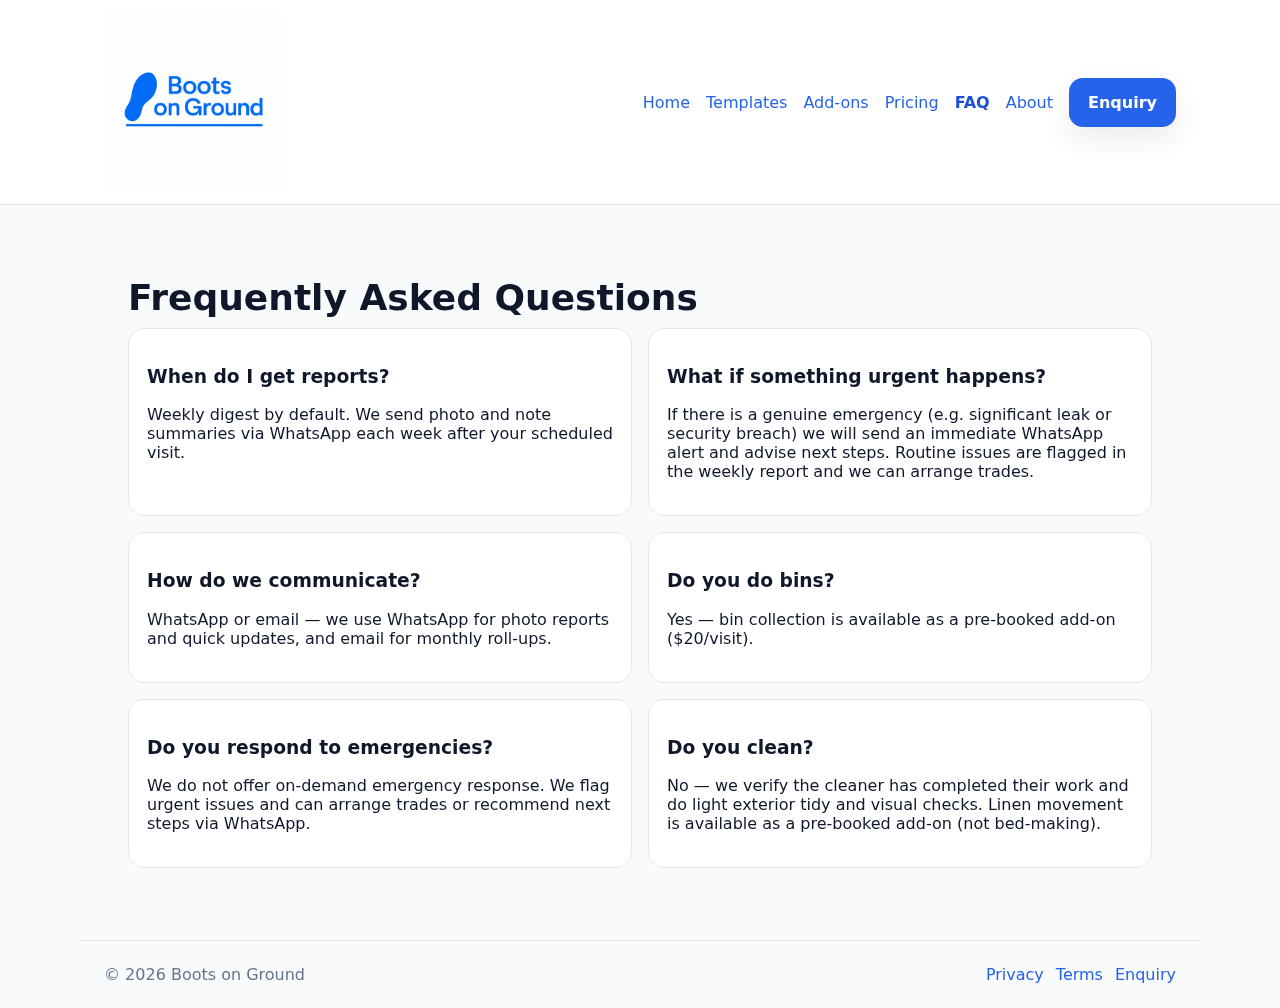
<file: faq.html>
<!DOCTYPE html>
<html lang="en">
<head>
  <meta charset="UTF-8"><meta name="viewport" content="width=device-width, initial-scale=1">
  <title>Boots on Ground — FAQ</title>
  <meta name="description" content="Answers about cleaning, insurance, payments, scheduling and what we do and don’t do. No guest contact, no bed-making.">
  <link rel="icon" href="assets/favicon.ico">
  <link rel="stylesheet" href="styles.css">
  <script src="config.js"></script>
  <script src="shared.js" defer></script>
</head>
<body onload="isActive('faq.html')">
  <nav class="nav" role="navigation" aria-label="Main navigation">
    <div class="navin wrap">
  <div class="brand"><a href="index.html"><img src="assets/logo.png" alt="Boots on Ground logo" style="width:180px; height:auto; min-width:140px;"></a></div>
      <div class="navlinks">
        <a href="index.html">Home</a><a href="checklist.html">Templates</a><a href="addons.html">Add-ons</a><a href="pricing.html">Pricing</a><a href="faq.html">FAQ</a><a href="about.html">About</a><a class="btn primary" href="contact.html">Enquiry</a>
      </div>
    </div>
  </nav>

  <main class="wrap">
    <section>
      <h2>Frequently Asked Questions</h2>
      <div class="cards">
        <div class="card">
          <h3>When do I get reports?</h3>
          <p>Weekly digest by default. We send photo and note summaries via WhatsApp each week after your scheduled visit.</p>
        </div>
        <div class="card">
          <h3>What if something urgent happens?</h3>
          <p>If there is a genuine emergency (e.g. significant leak or security breach) we will send an immediate WhatsApp alert and advise next steps. Routine issues are flagged in the weekly report and we can arrange trades.</p>
        </div>
        <div class="card">
          <h3>How do we communicate?</h3>
          <p>WhatsApp or email — we use WhatsApp for photo reports and quick updates, and email for monthly roll-ups.</p>
        </div>
        <div class="card">
          <h3>Do you do bins?</h3>
          <p>Yes — bin collection is available as a pre-booked add-on ($20/visit).</p>
        </div>
        <div class="card">
          <h3>Do you respond to emergencies?</h3>
          <p>We do not offer on-demand emergency response. We flag urgent issues and can arrange trades or recommend next steps via WhatsApp.</p>
        </div>
        <div class="card">
          <h3>Do you clean?</h3>
          <p>No — we verify the cleaner has completed their work and do light exterior tidy and visual checks. Linen movement is available as a pre-booked add-on (not bed-making).</p>
        </div>
      </div>
    </section>
  </main>

  <footer class="wrap">
  <div>© <span id="yearFaq"></span> Boots on Ground</div>
    <div style="display:flex;gap:12px"><a href="privacy.html">Privacy</a><a href="terms.html">Terms</a><a href="contact.html">Enquiry</a></div>
  </footer>
  <script>document.getElementById('yearFaq').textContent=new Date().getFullYear()</script>
</body>
</html>
</file>
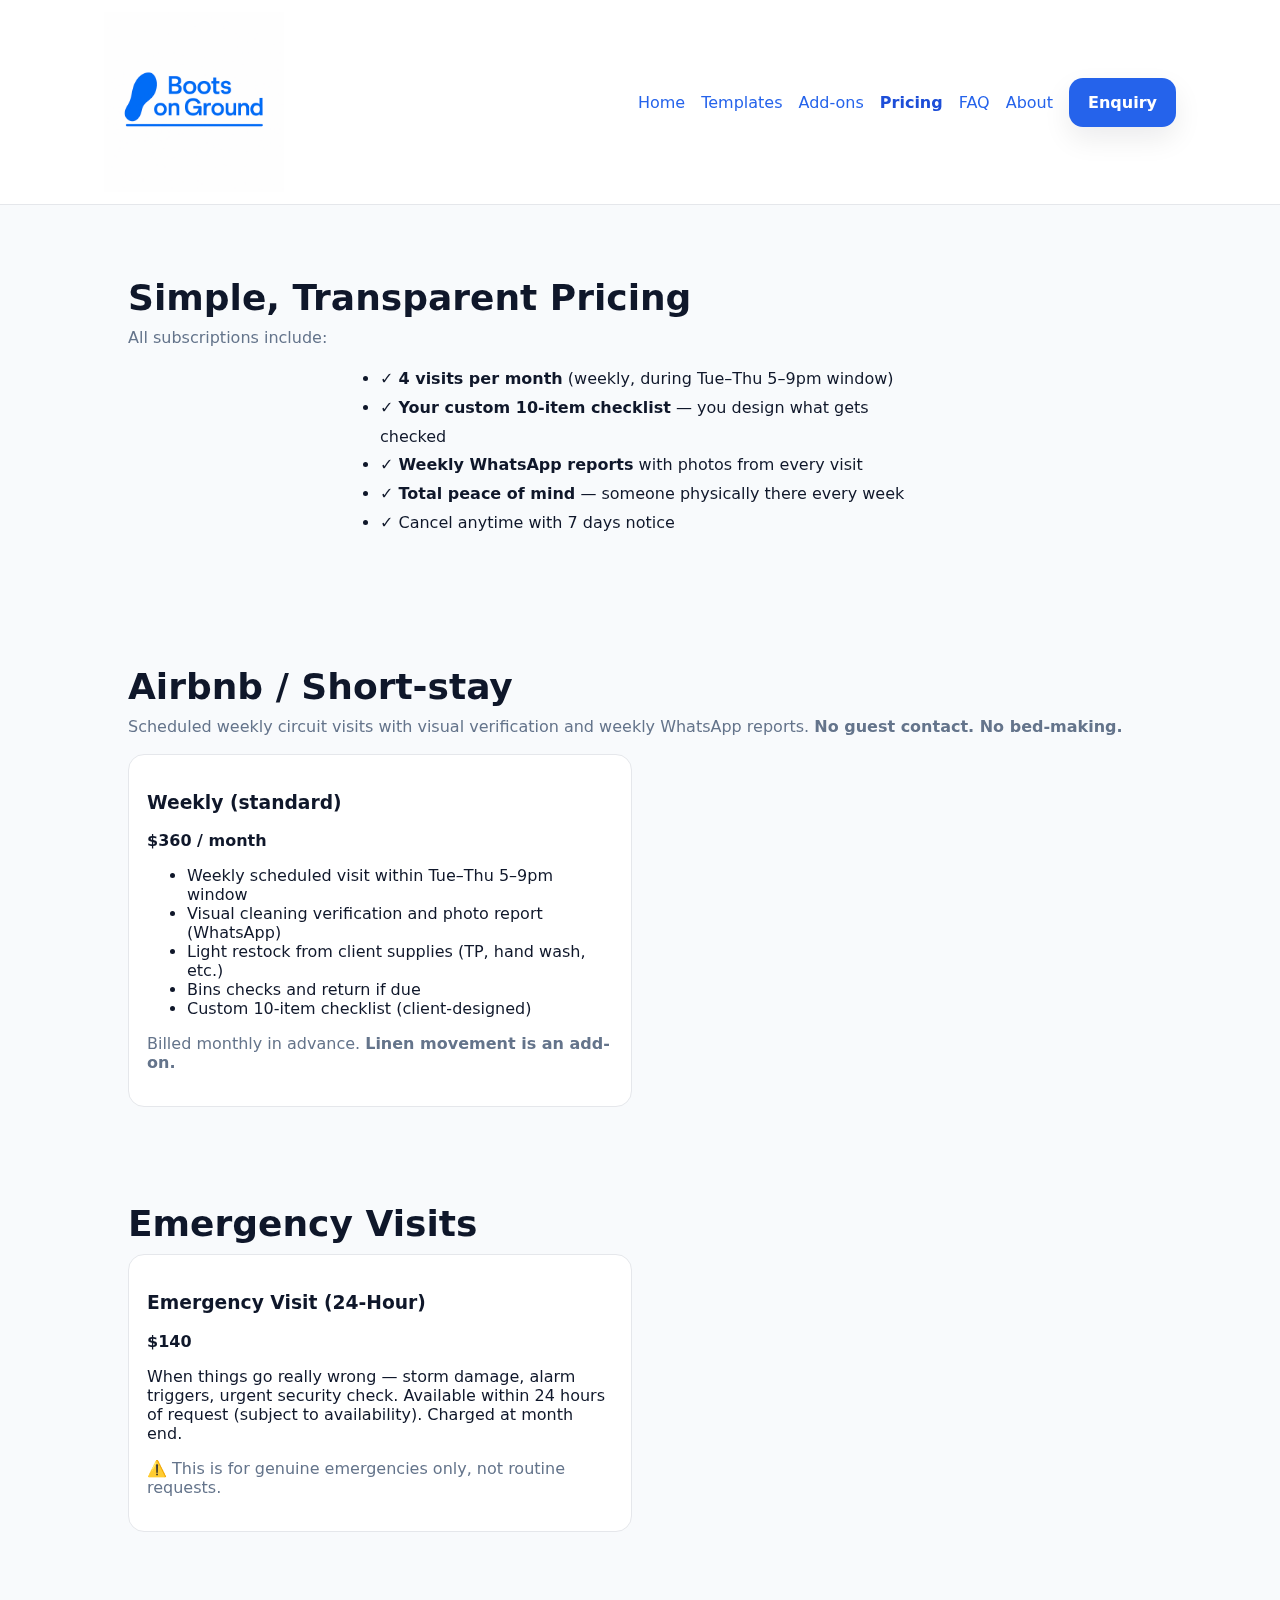
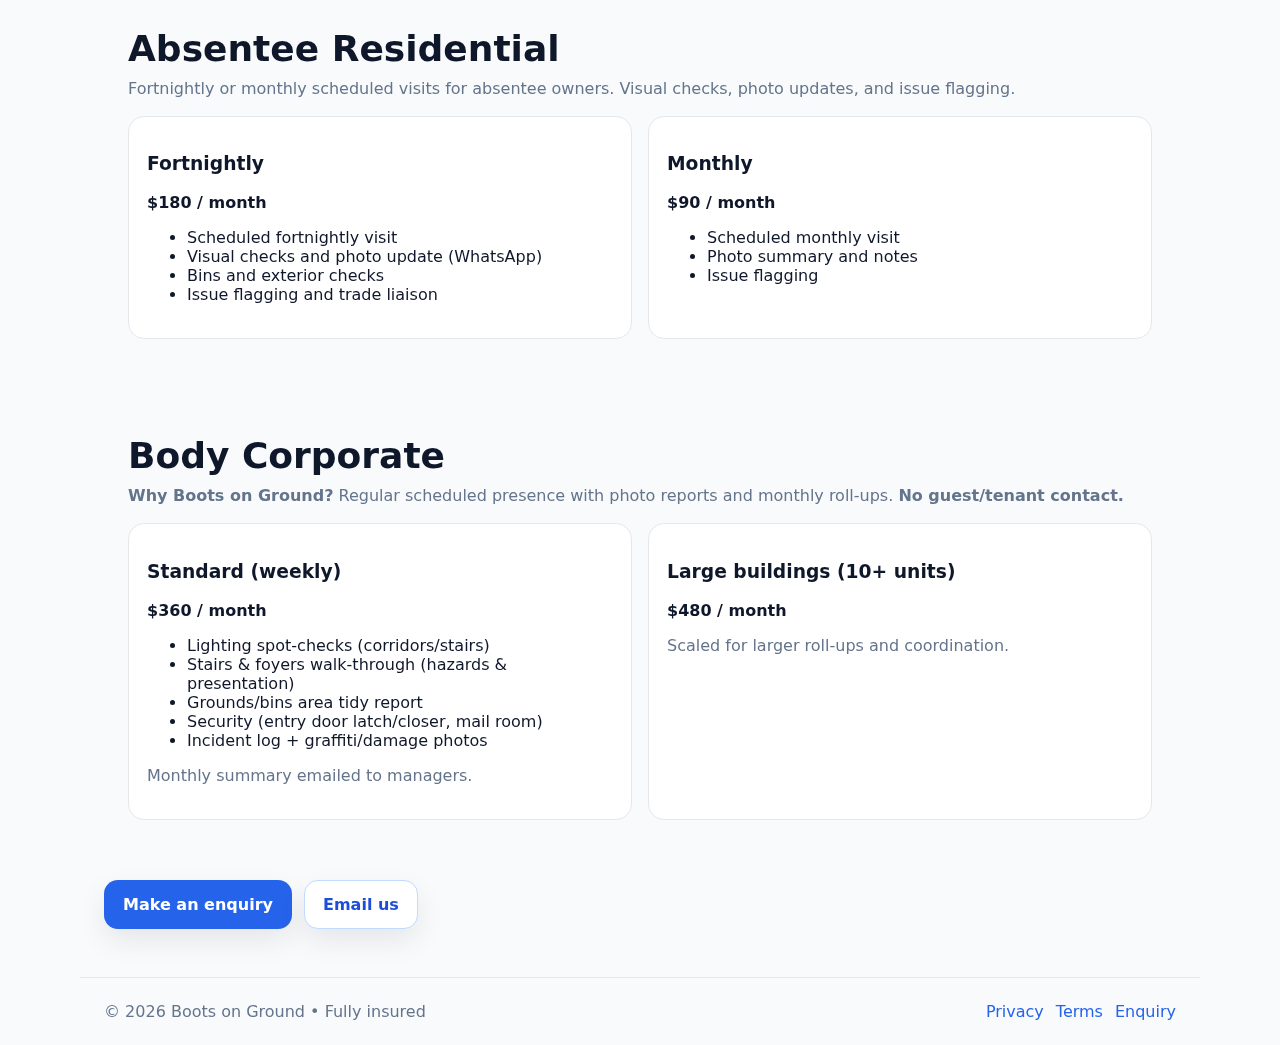
<file: pricing.html>
<!DOCTYPE html>
<html lang="en">
<head>
  <meta charset="UTF-8"><meta name="viewport" content="width=device-width, initial-scale=1">
  <title>Boots on Ground — Pricing</title>
  <meta name="description" content="Pricing for Airbnb guest-ready caretaking, residential and body corporate services in Ballarat. Circuit-based visits, no guest contact.">
  <link rel="icon" href="assets/favicon.ico">
  <link rel="stylesheet" href="styles.css">
  <script src="config.js"></script>
  <script src="shared.js" defer></script>
</head>
<body onload="isActive('pricing.html')">
  <nav class="nav" role="navigation" aria-label="Main navigation">
    <div class="navin wrap">
  <div class="brand"><a href="index.html"><img src="assets/logo.png" alt="Boots on Ground logo" style="width:180px; height:auto; min-width:140px;"></a></div>
      <div class="navlinks">
        <a href="index.html">Home</a><a href="checklist.html">Templates</a><a href="addons.html">Add-ons</a><a href="pricing.html">Pricing</a><a href="faq.html">FAQ</a><a href="about.html">About</a><a class="btn primary" href="contact.html">Enquiry</a>
      </div>
    </div>
  </nav>

  <main class="wrap">
    <section>
      <h2>Simple, Transparent Pricing</h2>
      <p class="sub">All subscriptions include:</p>
      <ul style="max-width:600px; margin:0 auto 32px; font-size:16px; line-height:1.8;">
        <li>✓ <strong>4 visits per month</strong> (weekly, during Tue–Thu 5–9pm window)</li>
        <li>✓ <strong>Your custom 10-item checklist</strong> — you design what gets checked</li>
        <li>✓ <strong>Weekly WhatsApp reports</strong> with photos from every visit</li>
        <li>✓ <strong>Total peace of mind</strong> — someone physically there every week</li>
        <li>✓ Cancel anytime with 7 days notice</li>
      </ul>
    </section>
    <!-- scenario banner removed on this page per request -->
    <section id="airbnb">
      <h2>Airbnb / Short-stay</h2>
      <p class="sub">Scheduled weekly circuit visits with visual verification and weekly WhatsApp reports. <strong>No guest contact. No bed-making.</strong></p>
      <div class="cards">
        <div class="card">
          <h3>Weekly (standard)</h3>
          <div class="price">$360 / month</div>
          <ul>
            <li>Weekly scheduled visit within Tue–Thu 5–9pm window</li>
            <li>Visual cleaning verification and photo report (WhatsApp)</li>
            <li>Light restock from client supplies (TP, hand wash, etc.)</li>
            <li>Bins checks and return if due</li>
            <li>Custom 10-item checklist (client-designed)</li>
          </ul>
          <p class="note">Billed monthly in advance. <strong>Linen movement is an add-on.</strong></p>
        </div>
      </div>
    </section>

    <section id="emergency">
      <h2>Emergency Visits</h2>
      <div class="cards">
        <div class="card">
          <h3>Emergency Visit (24-Hour)</h3>
          <div class="price">$140</div>
          <p>When things go really wrong — storm damage, alarm triggers, urgent security check. Available within 24 hours of request (subject to availability). Charged at month end.</p>
          <p class="note">⚠️ This is for genuine emergencies only, not routine requests.</p>
        </div>
      </div>
    </section>

    <section id="residential">
      <h2>Absentee Residential</h2>
      <p class="sub">Fortnightly or monthly scheduled visits for absentee owners. Visual checks, photo updates, and issue flagging.</p>
      <div class="cards">
        <div class="card">
          <h3>Fortnightly</h3>
          <div class="price">$180 / month</div>
          <ul>
            <li>Scheduled fortnightly visit</li>
            <li>Visual checks and photo update (WhatsApp)</li>
            <li>Bins and exterior checks</li>
            <li>Issue flagging and trade liaison</li>
          </ul>
        </div>
        <div class="card">
          <h3>Monthly</h3>
          <div class="price">$90 / month</div>
          <ul>
            <li>Scheduled monthly visit</li>
            <li>Photo summary and notes</li>
            <li>Issue flagging</li>
          </ul>
        </div>
      </div>
    </section>

    <section id="bodycorp">
      <h2>Body Corporate</h2>
  <p class="sub"><strong>Why Boots on Ground?</strong> Regular scheduled presence with photo reports and monthly roll-ups. <strong>No guest/tenant contact.</strong></p>
      <div class="cards">
        <div class="card">
          <h3>Standard (weekly)</h3>
          <div class="price">$360 / month</div>
          <ul>
            <li>Lighting spot-checks (corridors/stairs)</li>
            <li>Stairs & foyers walk-through (hazards & presentation)</li>
            <li>Grounds/bins area tidy report</li>
            <li>Security (entry door latch/closer, mail room)</li>
            <li>Incident log + graffiti/damage photos</li>
          </ul>
          <p class="note">Monthly summary emailed to managers.</p>
        </div>
        <div class="card">
          <h3>Large buildings (10+ units)</h3>
          <div class="price">$480 / month</div>
          <p class="note">Scaled for larger roll-ups and coordination.</p>
        </div>
      </div>
    </section>

    <div class="actions" style="margin:12px 0 24px">
      <a class="btn primary" href="contact.html">Make an enquiry</a>
  <a class="btn ghost" target="_blank" href="mailto:contact@bootsonground.com.au?subject=Boots%20on%20Ground%20Pricing%20question">Email us</a>
    </div>
  </main>

  <footer class="wrap">
  <div>© <span id="year4"></span> Boots on Ground • Fully insured</div>
    <div style="display:flex;gap:12px"><a href="privacy.html">Privacy</a><a href="terms.html">Terms</a><a href="contact.html">Enquiry</a></div>
  </footer>
  <script>document.getElementById('year4').textContent=new Date().getFullYear()</script>
</body>
</html>
</file>
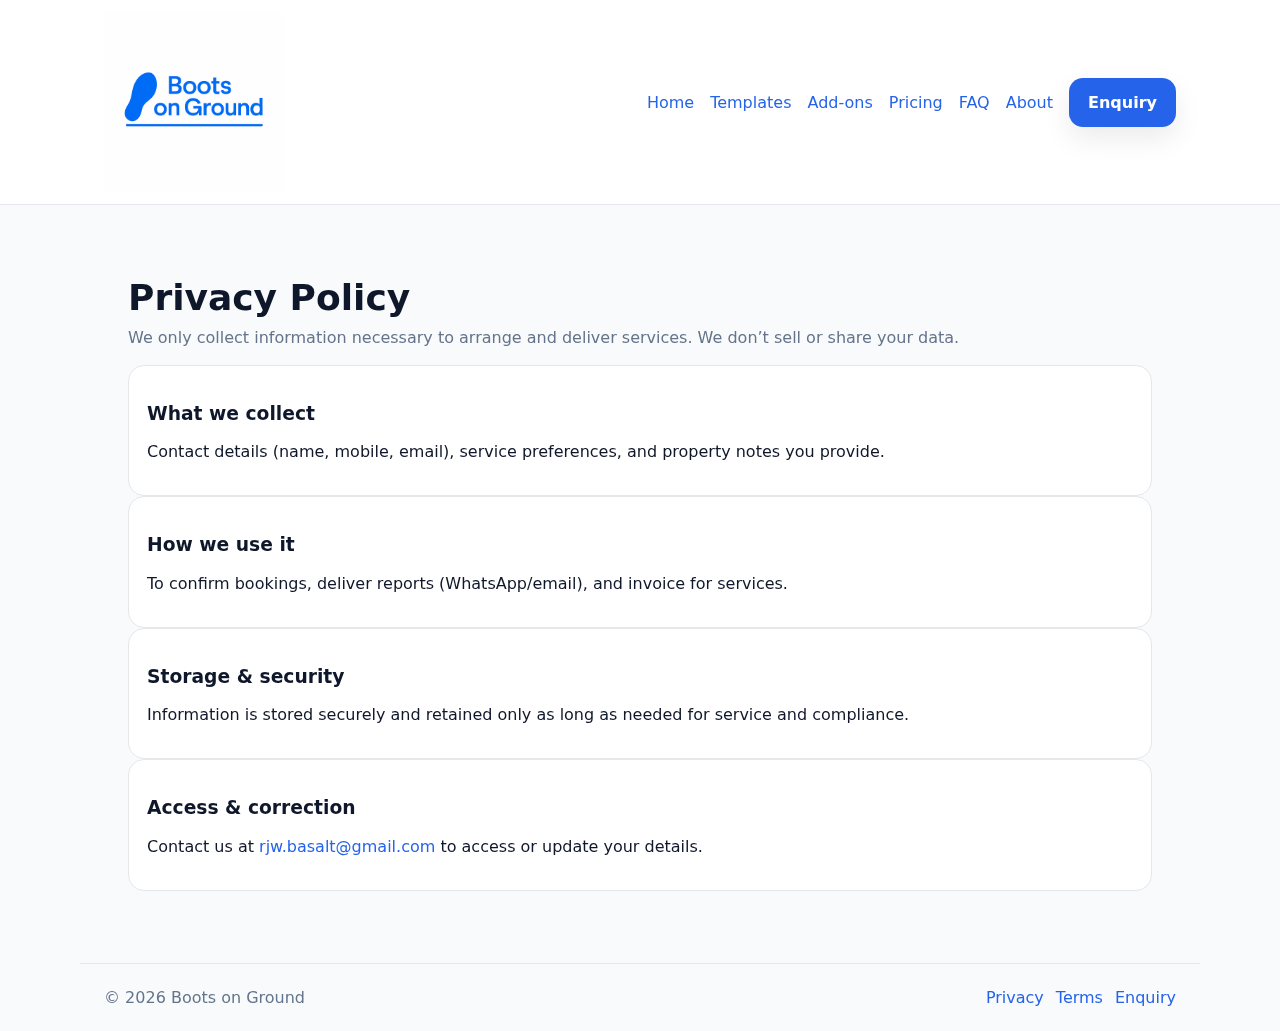
<file: privacy.html>
<!DOCTYPE html>
<html lang="en">
<head>
  <meta charset="UTF-8"><meta name="viewport" content="width=device-width, initial-scale=1">
  <title>Boots on Ground — Privacy Policy</title>
  <meta name="description" content="How Boots on Ground handles your personal information.">
  <link rel="icon" href="assets/favicon.ico">
  <link rel="stylesheet" href="styles.css">
  <script src="config.js"></script>
  <script src="shared.js" defer></script>
</head>
<body onload="isActive('privacy.html')">
  <nav class="nav" role="navigation" aria-label="Main navigation">
    <div class="navin wrap">
  <div class="brand"><a href="index.html"><img src="assets/logo.png" alt="Boots on Ground logo" style="width:180px; height:auto; min-width:140px;"></a></div>
      <div class="navlinks">
        <a href="index.html">Home</a><a href="checklist.html">Templates</a><a href="addons.html">Add-ons</a><a href="pricing.html">Pricing</a><a href="faq.html">FAQ</a><a href="about.html">About</a><a class="btn primary" href="contact.html">Enquiry</a>
      </div>
    </div>
  </nav>

  <main class="wrap">
    <section>
      <h2>Privacy Policy</h2>
      <p class="sub">We only collect information necessary to arrange and deliver services. We don’t sell or share your data.</p>
      <div class="card">
        <h3>What we collect</h3>
        <p>Contact details (name, mobile, email), service preferences, and property notes you provide.</p>
      </div>
      <div class="card">
        <h3>How we use it</h3>
        <p>To confirm bookings, deliver reports (WhatsApp/email), and invoice for services.</p>
      </div>
      <div class="card">
        <h3>Storage & security</h3>
        <p>Information is stored securely and retained only as long as needed for service and compliance.</p>
      </div>
      <div class="card">
        <h3>Access & correction</h3>
        <p>Contact us at <a href="mailto:rjw.basalt@gmail.com">rjw.basalt@gmail.com</a> to access or update your details.</p>
      </div>
    </section>
  </main>

  <footer class="wrap">
  <div>© <span id="yearP"></span> Boots on Ground</div>
    <div style="display:flex;gap:12px"><a href="privacy.html">Privacy</a><a href="terms.html">Terms</a><a href="contact.html">Enquiry</a></div>
  </footer>
  <script>document.getElementById('yearP').textContent=new Date().getFullYear()</script>
</body>
</html>
</file>
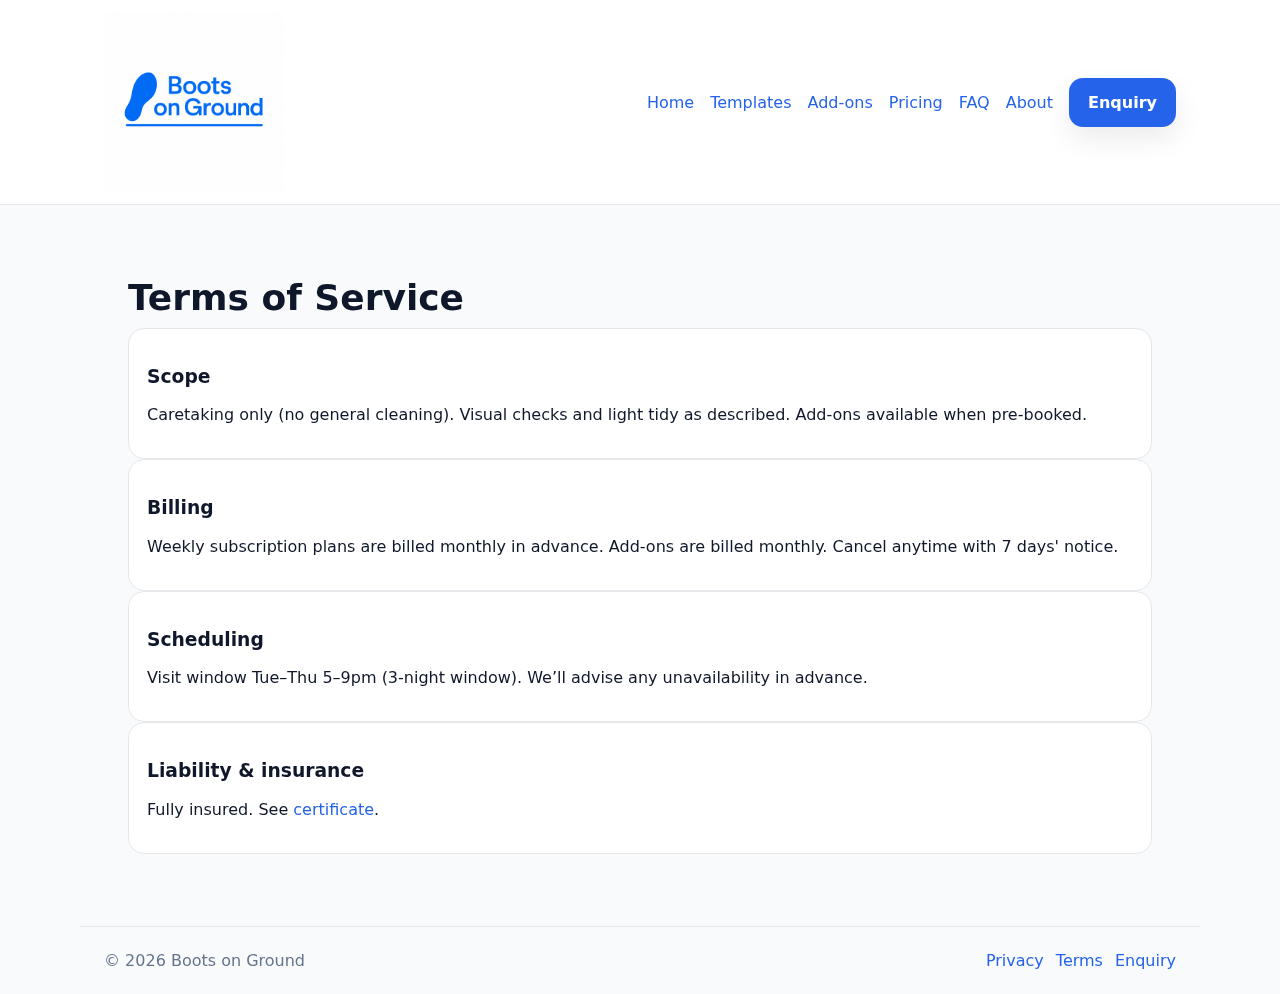
<file: terms.html>
<!DOCTYPE html>
<html lang="en">
<head>
  <meta charset="UTF-8"><meta name="viewport" content="width=device-width, initial-scale=1">
  <title>Boots on Ground — Terms of Service</title>
  <meta name="description" content="Terms for Boots on Ground caretaking services.">
  <link rel="icon" href="assets/favicon.ico">
  <link rel="stylesheet" href="styles.css">
  <script src="config.js"></script>
  <script src="shared.js" defer></script>
</head>
<body onload="isActive('terms.html')">
  <nav class="nav" role="navigation" aria-label="Main navigation">
    <div class="navin wrap">
  <div class="brand"><img src="assets/logo.png" alt="Boots on Ground logo" style="width:180px; height:auto; min-width:140px;"></div>
      <div class="navlinks">
        <a href="index.html">Home</a><a href="checklist.html">Templates</a><a href="addons.html">Add-ons</a><a href="pricing.html">Pricing</a><a href="faq.html">FAQ</a><a href="about.html">About</a><a class="btn primary" href="contact.html">Enquiry</a>
      </div>
    </div>
  </nav>

  <main class="wrap">
    <section>
      <h2>Terms of Service</h2>
      <div class="card">
        <h3>Scope</h3>
        <p>Caretaking only (no general cleaning). Visual checks and light tidy as described. Add-ons available when pre-booked.</p>
      </div>
      <div class="card">
        <h3>Billing</h3>
        <p>Weekly subscription plans are billed monthly in advance. Add-ons are billed monthly. Cancel anytime with 7 days' notice.</p>
      </div>
      <div class="card">
        <h3>Scheduling</h3>
        <p>Visit window Tue–Thu 5–9pm (3-night window). We’ll advise any unavailability in advance.</p>
      </div>
      <div class="card">
        <h3>Liability & insurance</h3>
        <p>Fully insured. See <a href="assets/docs/insurance.pdf" target="_blank">certificate</a>.</p>
      </div>
    </section>
  </main>

  <footer class="wrap">
  <div>© <span id="yearT"></span> Boots on Ground</div>
    <div style="display:flex;gap:12px"><a href="privacy.html">Privacy</a><a href="terms.html">Terms</a><a href="contact.html">Enquiry</a></div>
  </footer>
  <script>document.getElementById('yearT').textContent=new Date().getFullYear()</script>
</body>
</html>
</file>
<file: styles.css>
:root{
  --bg:#f8fafc; --text:#0f172a; --muted:#64748b; --line:#e5e7eb;
  --surface:#ffffff; --surface-2:#f1f5f9;
  --accent:#2563eb; --accent-strong:#1d4ed8; --accent-ghost:#dbeafe;
  --radius:16px; --shadow:0 12px 28px rgba(2,6,23,.08)
}
*{box-sizing:border-box}
html,body{margin:0;padding:0;font-family: ui-sans-serif, system-ui, -apple-system, Segoe UI, Roboto, Helvetica, Arial; color:var(--text); background:var(--bg)}
a{color:var(--accent);text-decoration:none}
a:hover{text-decoration:underline}
.wrap{max-width:1120px;margin:0 auto;padding:24px}

/* Nav */
.nav{position:sticky;top:0;z-index:40;background:rgba(255,255,255,.9);backdrop-filter:saturate(140%) blur(8px);border-bottom:1px solid var(--line)}
.navin{display:flex;justify-content:space-between;align-items:center;gap:16px;padding:12px 24px}
.brand{display:flex;align-items:center;gap:10px;font-weight:800}
.logo{width:38px;height:38px;border-radius:12px;background:var(--accent);display:grid;place-items:center;color:#fff;font-weight:900}
.navlinks{display:flex;gap:16px;align-items:center}
.navlinks a.active{color:var(--accent-strong);font-weight:900}
.header-badge{background:#d1fae5;color:#065f46;font-size:14px;padding:4px 10px;border-radius:999px;margin-left:8px;font-weight:600}

/* Hero full screen */
header.hero-full{
  min-height:42vh;
  display:grid;
  place-items:center;
  position:relative;
  overflow:hidden;
  color:#fff;
  text-align:left;
  background:#0b1220; /* fallback if image missing */
}
header.hero-full .bg{
  position:absolute;
  inset:0;
}
header.hero-full .bg img{
  width:100%;
  height:100%;
  object-fit:cover;
  object-position:center 20%; /* keep top dark area in view */
}
header.hero-full .overlay{
  position:absolute;
  inset:0;
  background:linear-gradient(rgba(15,23,42,.72), rgba(15,23,42,.72));
}
.hero-inner{position:relative; z-index:1; padding:20px}

/* .hero-usecases styles removed — use-case descriptors deleted from markup to keep hero uncluttered */
.eyebrow{display:inline-flex;gap:8px;align-items:center;background:var(--accent-ghost);color:#1e40af;padding:6px 12px;border-radius:999px;font-weight:700;border:1px solid #bfdbfe}
h1{font-size:clamp(30px,5vw,58px);line-height:1.06;margin:16px 0}
.lead{max-width:720px;font-size:18px;color:#f1f5f9}
.bullets{display:grid;grid-template-columns:repeat(2,minmax(0,1fr));gap:10px;margin-top:14px;max-width:720px}
.pill{display:inline-flex;align-items:center;gap:8px;background:#eff6ff;color:#1e40af;border:1px solid #bfdbfe;padding:8px 12px;border-radius:999px;font-weight:700;font-size:14px}

/* Buttons */
.actions{display:flex;gap:12px;flex-wrap:wrap;margin-top:18px}
.btn{display:inline-flex;align-items:center;gap:10px;padding:14px 18px;border-radius:14px;border:1px solid transparent;font-weight:800;cursor:pointer;box-shadow:var(--shadow);transition:transform .06s ease, box-shadow .18s ease, background .2s}
.btn img{width:20px;height:20px}
.primary{background:var(--accent);color:#fff}
.primary:hover{transform:translateY(-1px);box-shadow:0 16px 32px rgba(2,6,23,.12);background:var(--accent-strong)}
.ghost{background:#fff;color:var(--accent-strong);border-color:#bfdbfe}

/* Sections */
section{padding:48px 24px}
h2{font-size:clamp(24px,3.2vw,36px);margin:0 0 10px}
.sub{color:var(--muted);margin:0 0 18px;font-size:16px}
.cards{display:grid;grid-template-columns:repeat(2,minmax(0,1fr));gap:16px}
.card{background:var(--surface);border:1px solid var(--line);padding:18px;border-radius:var(--radius)}
.price{font-weight:900;color:#0f172a}
.note{color:var(--muted)}

/* Forms */
.form{background:var(--surface);border:1px solid var(--line);padding:18px;border-radius:var(--radius);display:grid;gap:12px;max-width:860px}
.form label{font-weight:700}
.form input,.form select,.form textarea{width:100%;padding:12px 14px;border-radius:12px;border:1px solid #e2e8f0;background:#fff;color:#0f172a}
.form small{color:var(--muted)}

/* Footer */
footer{padding:24px;border-top:1px solid var(--line);color:var(--muted);display:flex;justify-content:space-between;gap:10px;flex-wrap:wrap}

/* Responsive */
@media (max-width: 960px){
  .bullets{grid-template-columns:1fr}
  .cards{grid-template-columns:1fr}
}

/* Logo responsive sizing */
.brand img {
  width: 180px;
  height: auto;
  display: block;
}

@media (max-width: 768px) {
  .brand img {
    width: 140px;
  }
}

.nav-toggle{display:none;background:#fff;border:1px solid var(--line);border-radius:12px;padding:10px 14px;font-weight:800;color:#1e40af;cursor:pointer;box-shadow:var(--shadow);transition:background .2s}
.nav-toggle:focus{outline:3px solid rgba(37,99,235,0.35);outline-offset:2px}

@media (max-width: 768px) {
  .wrap{padding:20px 16px}
  .navin{flex-wrap:wrap;align-items:center;gap:12px;padding:12px 16px}
  .nav-toggle{display:inline-flex;align-items:center;justify-content:center;gap:8px}
  .navlinks{display:none;flex-direction:column;width:100%;gap:10px;border:1px solid var(--line);border-radius:16px;background:rgba(255,255,255,0.96);padding:14px}
  .navlinks.open{display:flex}
  .navlinks a{width:100%}
  .navlinks .btn{width:100%;justify-content:center}
  .header-badge{margin-left:0}
  footer{flex-direction:column;align-items:flex-start;gap:14px;text-align:left}
  footer div{width:100%}
}

/* Compact horizontal rotating banner (thin ticker between bullets and CTAs) */
/* banner css removed — component deprecated */

/* ============= MOBILE FIXES ============= */
@media (max-width: 768px) {
  /* Reduce hero height on mobile */
  header.hero-full {
    min-height: 32vh !important;
  }

  /* Force service cards to stack on mobile */
  .cards[style*="grid-template-columns:repeat(3,1fr)"] {
    grid-template-columns: 1fr !important;
  }

  /* Smaller hero text on mobile */
  h1 {
    font-size: 28px !important;
    line-height: 1.2;
  }

  .lead {
    font-size: 16px;
  }

  .navlinks a {
    font-size: 13px;
    padding: 8px 6px;
  }

  .navlinks .btn {
    font-size: 13px;
    padding: 10px 12px;
  }
}

/* Tablet adjustments */
@media (min-width: 769px) and (max-width: 960px) {
  header.hero-full {
    min-height: 52vh;
  }
}

.three-col {
  grid-template-columns: repeat(3, 1fr);
}

@media (max-width: 768px) {
  .three-col {
    grid-template-columns: 1fr;
    margin-top: 0 !important;
  }
}
</file>
